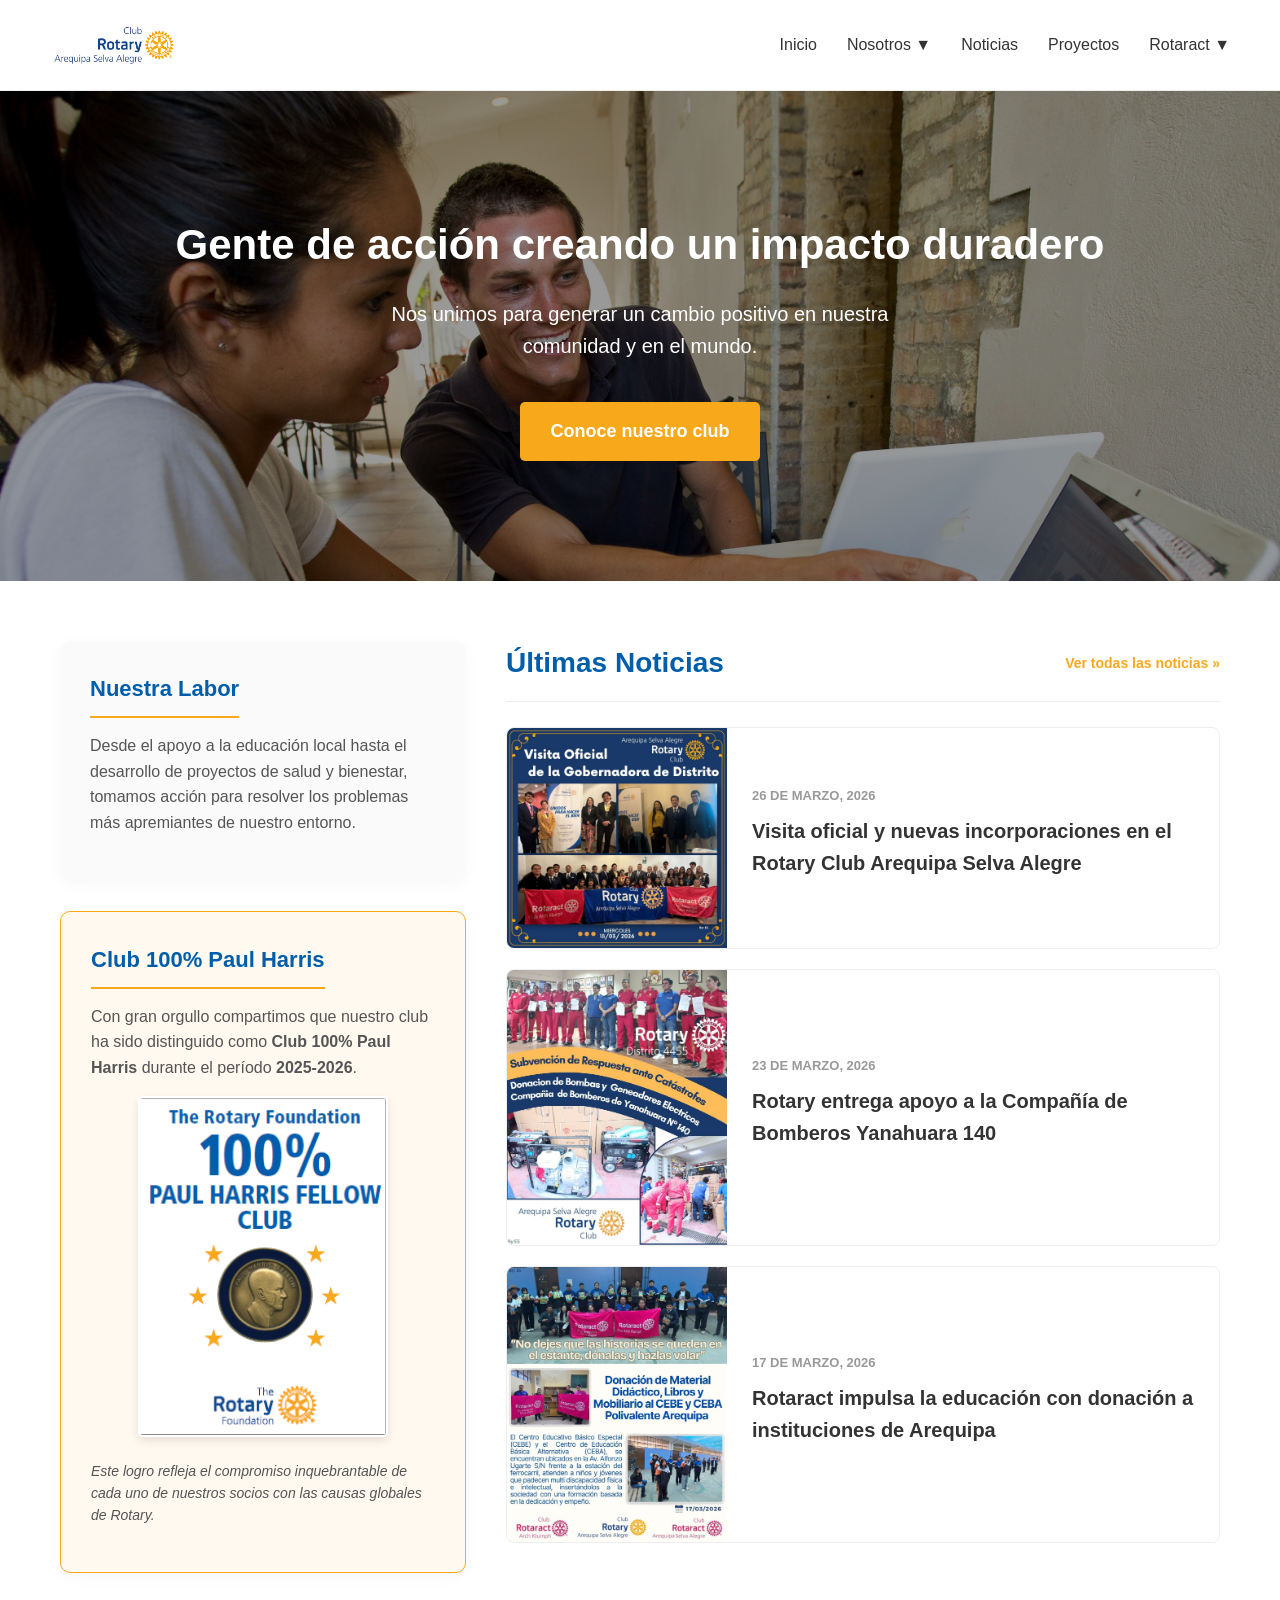
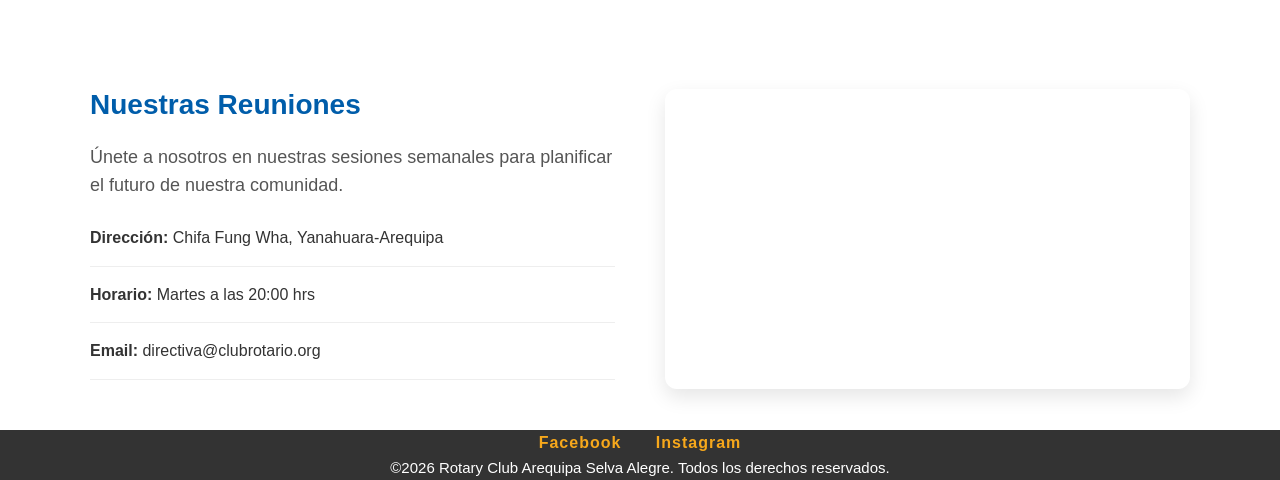
<file: index.html>
<!doctype html>
<html lang="es">
<head>
	<meta charset="utf-8">
	<meta name="viewport" content="width=device-width, initial-scale=1.0">
	<title>Rotary Club Arequipa Selva Alegre</title>
	
	<link rel="stylesheet" href="estilos.css">
	<link rel="icon" href="rueda.png" type="image/png">
	
	<!-- Google tag (gtag.js) -->
	<script async src="https://www.googletagmanager.com/gtag/js?id=G-0R0ZW0RGZF"></script>
	<script>
	  window.dataLayer = window.dataLayer || [];
	  function gtag(){dataLayer.push(arguments);}
	  gtag('js', new Date());

	  gtag('config', 'G-0R0ZW0RGZF');
	</script>
	
	<meta name="google-site-verification" content="rCVc6plmb45OxuyN9N61a1PTifQQaiXafzHMkQw6hS4" />
</head>

<body>
	<header>
        <div class="logo">
            <a href="index.html">
                <img src="logo.png" alt="Logo Rotary Club Arequipa Selva Alegre">
            </a>
        </div>
        
        <input type="checkbox" id="menu-toggle" class="menu-toggle">
        <label for="menu-toggle" class="menu-icono">☰</label>

        <nav>
            <ul>
                <li><a href="index.html">Inicio</a></li>
                
                <li class="dropdown">
                    <a href="#" class="dropbtn">Nosotros ▼</a>
                    <div class="dropdown-content">
                        <a href="nosotros.html">Nuestra Historia</a>
                        <a href="hall-presidentes.html">Hall de Presidentes</a>
                    </div>
                </li>
                <li><a href="noticias.html">Noticias</a></li>
                <li><a href="proyectos.html">Proyectos</a></li>
                
                <li class="dropdown">
                    <a href="#" class="dropbtn">Rotaract ▼</a>
                    <div class="dropdown-content">
                        <a href="rotaract-sa.html">Rotaract Selva Alegre</a>
                        <a href="rotaract-ak.html">Rotaract Arch Klumph</a>
                    </div>
                </li>
            </ul>
        </nav>
    </header>
	
	<main>
		<section class="hero">
			<h2>Gente de acción creando un impacto duradero</h2>
			<p>Nos unimos para generar un cambio positivo en nuestra comunidad y en el mundo.</p>
			<a href="nosotros.html" class="boton-primario">Conoce nuestro club</a>
		</section>

		<section class="seccion-dividida">
			
			<aside class="columna-izq">
				
				<div class="bloque-info">
					<h3>Nuestra Labor</h3>
					<p>Desde el apoyo a la educación local hasta el desarrollo de proyectos de salud y bienestar, tomamos acción para resolver los problemas más apremiantes de nuestro entorno.</p>
				</div>
				
				<div class="bloque-info bloque-reconocimiento">
    				<h3>Club 100% Paul Harris</h3>
    				<p>Con gran orgullo compartimos que nuestro club ha sido distinguido como <strong>Club 100% Paul Harris</strong> durante el período <strong>2025-2026</strong>.</p>
    
				  <div class="foto-reconocimiento">
        				<img src="paul_harris.png" alt="Reconocimiento Club 100% Paul Harris">
    				</div>
    
    				<p class="nota-reconocimiento">Este logro refleja el compromiso inquebrantable de cada uno de nuestros socios con las causas globales de Rotary.</p>
				</div>

			</aside>

			<div class="columna-der">
				
				<div class="encabezado-noticias">
					<h3>Últimas Noticias</h3>
					<a href="noticias.html" class="enlace-ver-mas">Ver todas las noticias »</a>
				</div>
				
				<div class="lista-noticias-inicio">
					
					<article class="tarjeta-noticia-horizontal">
						<img src="noticia1.jpg" alt="Campaña médica">
						<div class="info-noticia">
							<span class="fecha-noticia">26 de Marzo, 2026</span>
							<h4><a href="noticias.html">Visita oficial y nuevas incorporaciones en el Rotary Club Arequipa Selva Alegre</a></h4>
						</div>
					</article>

					<article class="tarjeta-noticia-horizontal">
						<img src="noticia2.jpg" alt="Alianzas agua">
						<div class="info-noticia">
							<span class="fecha-noticia">23 de Marzo, 2026</span>
							<h4><a href="noticias.html">Rotary entrega apoyo a la Compañía de Bomberos Yanahuara 140</a></h4>
						</div>
					</article>

                    <article class="tarjeta-noticia-horizontal">
						<img src="noticia3.jpg" alt="Visita gobernador">
						<div class="info-noticia">
							<span class="fecha-noticia">17 de Marzo, 2026</span>
							<h4><a href="noticias.html">Rotaract impulsa la educación con donación a instituciones de Arequipa</a></h4>
						</div>
					</article>

				</div>
			</div>
			
		</section>

	  <section class="reuniones-inicio">
			<div class="contenedor-reuniones">
				
				<div class="datos-reunion">
					<h3>Nuestras Reuniones</h3>
					<p>Únete a nosotros en nuestras sesiones semanales para planificar el futuro de nuestra comunidad.</p>
					<ul class="lista-datos-inicio">
						<li><strong>Dirección:</strong> Chifa Fung Wha, Yanahuara-Arequipa</li>
						<li><strong>Horario:</strong> Martes a las 20:00 hrs</li>
						<li><strong>Email:</strong> directiva@clubrotario.org</li>
					</ul>
				</div>

				<div class="mapa-reunion">
					<iframe src="https://maps.google.com/maps?q=Chifa+Fung+Wha,+Yanahuara,+Arequipa&output=embed" width="100%" height="300" style="border:0;" allowfullscreen="" loading="lazy" referrerpolicy="no-referrer-when-downgrade"></iframe>
				</div>

			</div>
		</section>

	</main>
	
	<footer>
		<div class="footer-contenido">
			<div class="redes-sociales">
				<a href="https://www.facebook.com/people/Rotary-Club-Arequipa-Selva-Alegre/100064563797551/" target="_blank">Facebook</a>
				<a href="https://www.instagram.com/rotary_arequipa_selva_alegre/" target="_blank">Instagram</a>
			</div>
			<p>©2026 Rotary Club Arequipa Selva Alegre. Todos los derechos reservados.</p>

		</div>
	</footer>
</body>
</html>
</file>
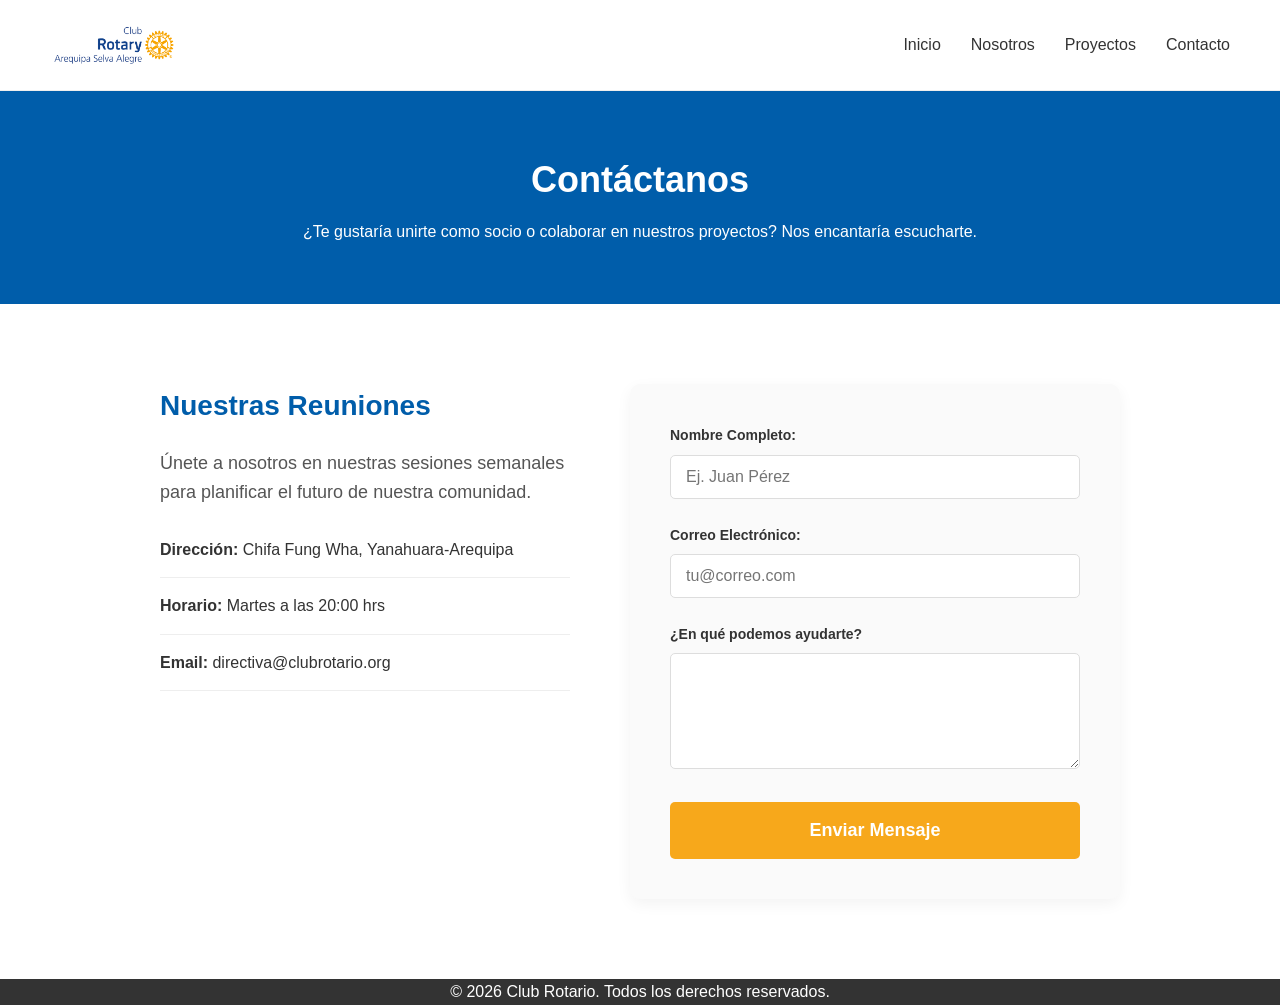
<file: contacto.html>
<!DOCTYPE html>
<html lang="es">
<!DOCTYPE html>
<html lang="es">
<head>
    <meta charset="UTF-8">
    <meta name="viewport" content="width=device-width, initial-scale=1.0">
    <title>Club Rotario - Contacto</title>
    <link rel="stylesheet" href="estilos.css">
</head>
<body>

    <header>
        <div class="logo">
            <a href="index.html">
                <img src="logo.png" alt="Logo Rotary Club Arequipa Selva Alegre">
            </a>
        </div>
        
        <input type="checkbox" id="menu-toggle" class="menu-toggle">
        <label for="menu-toggle" class="menu-icono">&#9776;</label>

        <nav>
            <ul>
                <li><a href="index.html">Inicio</a></li>
                <li><a href="nosotros.html">Nosotros</a></li>
                <li><a href="proyectos.html">Proyectos</a></li>
                <li><a href="contacto.html">Contacto</a></li>
            </ul>
        </nav>
    </header>

    <main>
        <section class="encabezado-interno">
            <h2>Contáctanos</h2>
            <p>¿Te gustaría unirte como socio o colaborar en nuestros proyectos? Nos encantaría escucharte.</p>
        </section>

        <section class="contenedor-contacto">
            
            <div class="info-contacto">
                <h3>Nuestras Reuniones</h3>
                <p>Únete a nosotros en nuestras sesiones semanales para planificar el futuro de nuestra comunidad.</p>
                
                <ul class="lista-datos">
                    <li><strong>Dirección:</strong> Chifa Fung Wha, Yanahuara-Arequipa</li>
                    <li><strong>Horario:</strong> Martes a las 20:00 hrs</li>
                    <li><strong>Email:</strong> directiva@clubrotario.org</li>
                </ul>
            </div>

            <div class="formulario-contacto">
                <form id="formulario-contacto">
                    
                    <div class="grupo-campo">
                        <label for="nombre">Nombre Completo:</label>
                        <input type="text" id="nombre" name="nombre" required placeholder="Ej. Juan Pérez">
                    </div>

                    <div class="grupo-campo">
                        <label for="email">Correo Electrónico:</label>
                        <input type="email" id="email" name="email" required placeholder="tu@correo.com">
                    </div>

                    <div class="grupo-campo">
                        <label for="mensaje">¿En qué podemos ayudarte?</label>
                        <textarea id="mensaje" name="mensaje" rows="5" required></textarea>
                    </div>

                    <button type="submit" class="boton-primario">Enviar Mensaje</button>
                </form>
            </div>

        </section>
    </main>

    <footer>
        <p>&copy; 2026 Club Rotario. Todos los derechos reservados.</p>
    </footer>

    <script>
        const $form = document.querySelector('#formulario-contacto');

        $form.addEventListener('submit', async (event) => {
            event.preventDefault();

            const formData = new FormData($form);
            const data = {
                nombre: formData.get('nombre'),
                email: formData.get('email'),
                mensaje: formData.get('mensaje')
            };

            try {
                // Usando tu API de Sheet.best
                const response = await fetch('https://api.sheetbest.com/sheets/3696bda5-b556-4bf8-bfd4-a46f1d072a6f', {
                    method: 'POST',
                    headers: {
                        'Content-Type': 'application/json'
                    },
                    body: JSON.stringify(data)
                });

                if (response.ok) {
                    alert('¡Excelente! Los datos se han enviado al Club y se han registrado en Google Sheets.');
                    $form.reset();
                } else {
                    alert('Error al enviar. Por favor, revisa la configuración de tu hoja de cálculo.');
                }
            } catch (error) {
                alert('No se pudo conectar con el servidor. Inténtalo más tarde.');
            }
        });
    </script>

</body>
</html>
</file>
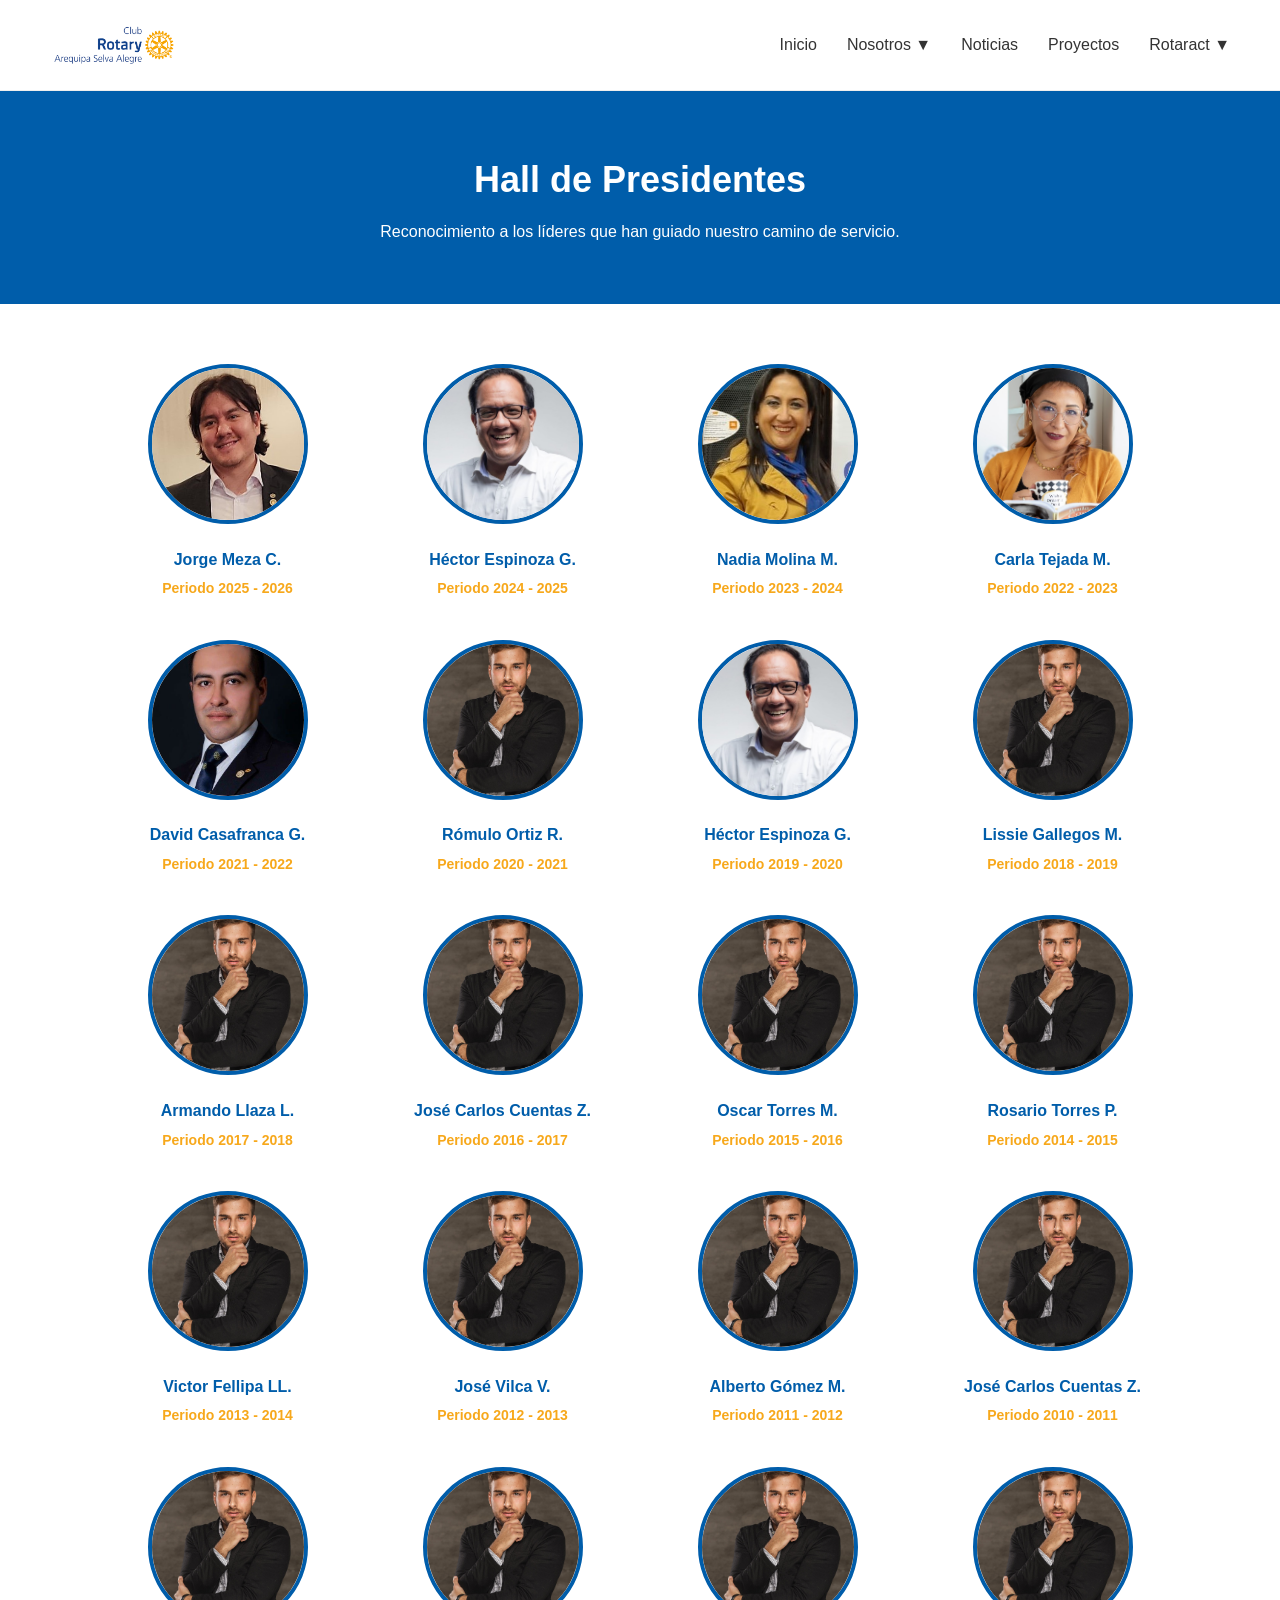
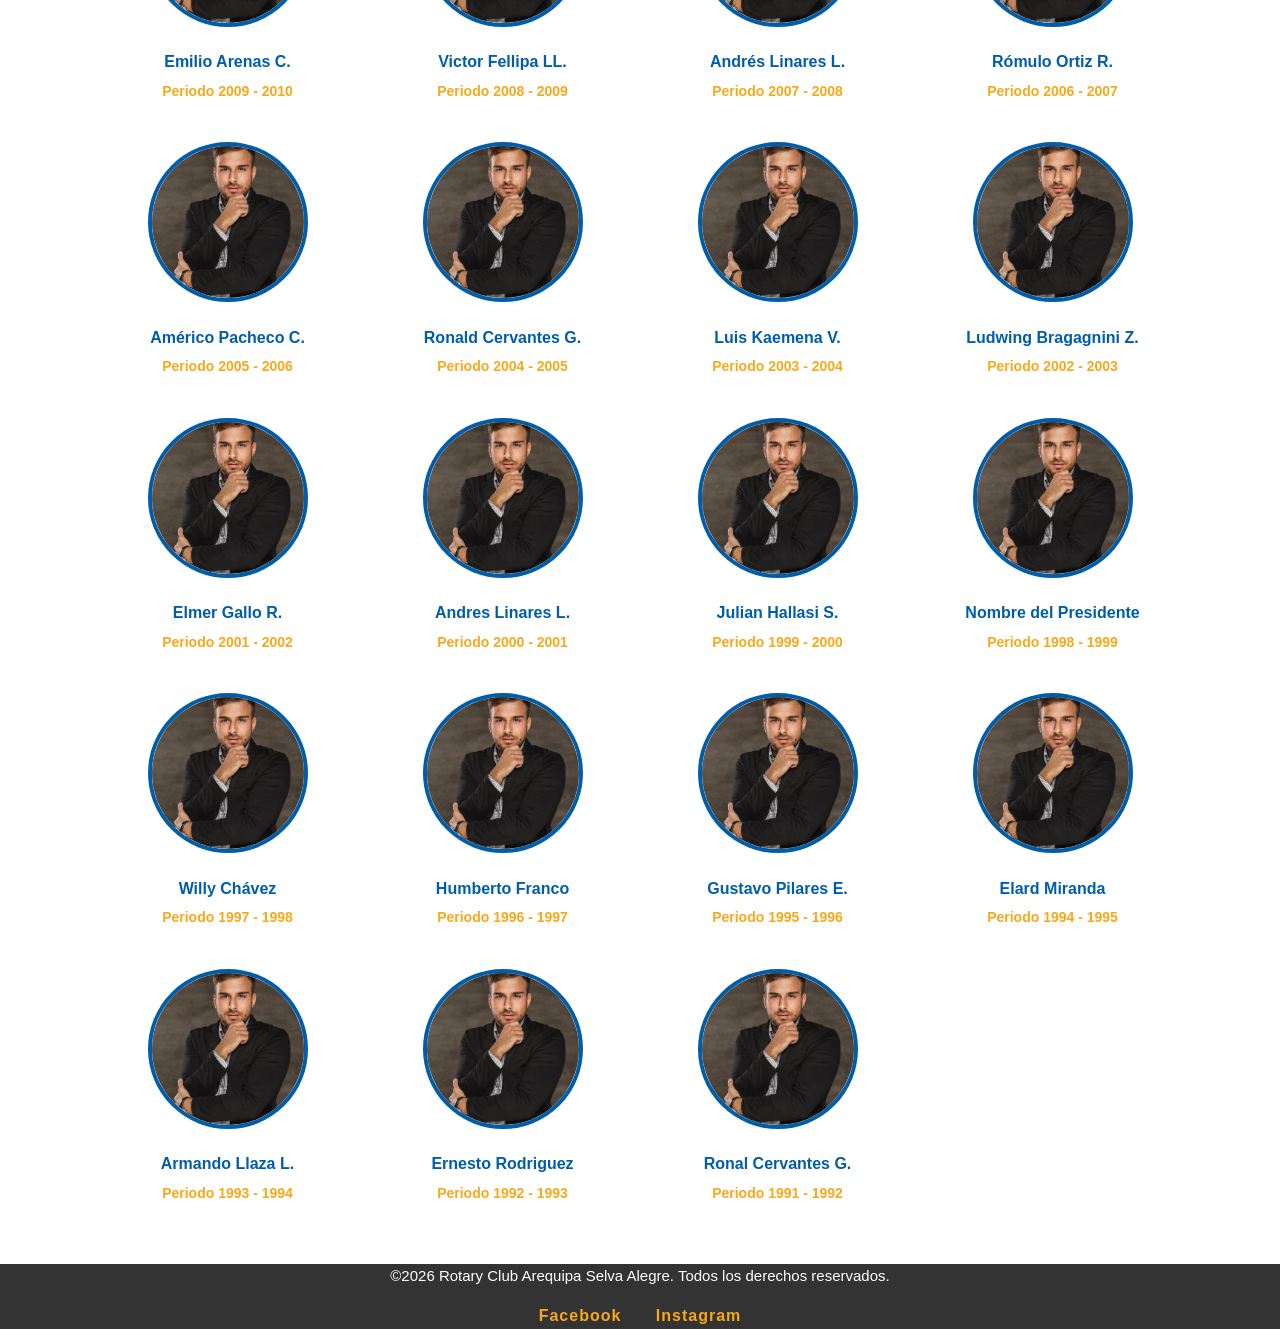
<file: hall-presidentes.html>
<!doctype html>
<html lang="es">
<head>
    <meta charset="utf-8">
    <meta name="viewport" content="width=device-width, initial-scale=1.0">
    <title>Hall de Presidentes - Rotary Arequipa Selva Alegre</title>
    <link rel="stylesheet" href="estilos.css">
	
		<!-- Google tag (gtag.js) -->
	<script async src="https://www.googletagmanager.com/gtag/js?id=G-0R0ZW0RGZF"></script>
	<script>
	  window.dataLayer = window.dataLayer || [];
	  function gtag(){dataLayer.push(arguments);}
	  gtag('js', new Date());

	  gtag('config', 'G-0R0ZW0RGZF');
	</script>
	
	<link rel="icon" href="rueda.png" type="image/png">
    <style>
        /* Estilos específicos para el Hall (puedes pasarlos a tu estilos.css) */
        .grid-presidentes {
            display: grid;
            grid-template-columns: repeat(auto-fit, minmax(200px, 1fr));
            gap: 40px;
            max-width: 1100px;
            margin: 60px auto;
            padding: 0 20px;
            text-align: center;
        }
        .foto-presidente {
            width: 160px;
            height: 160px;
            border-radius: 50%; /* Foto circular */
            object-fit: cover;
            border: 4px solid #005DAA;
            margin-bottom: 15px;
            transition: transform 0.3s;
        }
        .foto-presidente:hover {
            transform: scale(1.1);
        }
        .info-pres h4 { color: #005DAA; margin-bottom: 5px; }
        .info-pres p { color: #F7A81B; font-weight: bold; font-size: 14px; }
    </style>
</head>
<body>
    <header>
        <div class="logo">
            <a href="index.html">
                <img src="logo.png" alt="Logo Rotary Club Arequipa Selva Alegre">
            </a>
        </div>
        
        <input type="checkbox" id="menu-toggle" class="menu-toggle">
        <label for="menu-toggle" class="menu-icono">☰</label>

        <nav>
            <ul>
                <li><a href="index.html">Inicio</a></li>
                
                <li class="dropdown">
                    <a href="#" class="dropbtn">Nosotros ▼</a>
                    <div class="dropdown-content">
                        <a href="nosotros.html">Nuestra Historia</a>
                        <a href="hall-presidentes.html">Hall de Presidentes</a>
                    </div>
                </li>
        <li><a href="noticias.html">Noticias</a></li>

                <li><a href="proyectos.html">Proyectos</a></li>
                
                <li class="dropdown">
                    <a href="#" class="dropbtn">Rotaract ▼</a>
                    <div class="dropdown-content">
                        <a href="rotaract-sa.html">Rotaract Selva Alegre</a>
                        <a href="rotaract-ak.html">Rotaract Arch Klumph</a>
                    </div>
                </li>
            </ul>
        </nav>
    </header>

    <main>
        <section class="encabezado-interno">
            <h2>Hall de Presidentes</h2>
            <p>Reconocimiento a los líderes que han guiado nuestro camino de servicio.</p>
        </section>

        <section class="grid-presidentes">
            <div class="info-pres">
                <img src="jorgemeza.jpg" class="foto-presidente" alt="Presidente">
                <h4>Jorge Meza C.</h4>
                <p>Periodo 2025 - 2026</p>
            </div>

            <div class="info-pres">
                <img src="hectorespinoza.jpg" class="foto-presidente" alt="Presidente">
                <h4>Héctor Espinoza G.</h4>
                <p>Periodo 2024 - 2025</p>
            </div>
			
			<div class="info-pres">
                <img src="nadiamedina.jpg" class="foto-presidente" alt="Presidente">
                <h4>Nadia Molina M.</h4>
                <p>Periodo 2023 - 2024</p>
            </div>

            <div class="info-pres">
                <img src="carlatejada.jpg" class="foto-presidente" alt="Presidente">
                <h4>Carla Tejada M.</h4>
                <p>Periodo 2022 - 2023</p>
            </div>
			
			<div class="info-pres">
                <img src="davidcasafranca.jpg" class="foto-presidente" alt="Presidente">
                <h4>David Casafranca G.</h4>
                <p>Periodo 2021 - 2022</p>
            </div>

            <div class="info-pres">
                <img src="foto-prueba-presi.jpg" class="foto-presidente" alt="Presidente">
                <h4>Rómulo Ortiz R.</h4>
                <p>Periodo 2020 - 2021</p>
            </div>
			
			<div class="info-pres">
                <img src="hectorespinoza.jpg" class="foto-presidente" alt="Presidente">
                <h4>Héctor Espinoza G.</h4>
                <p>Periodo 2019 - 2020</p>
            </div>

            <div class="info-pres">
                <img src="foto-prueba-presi.jpg" class="foto-presidente" alt="Presidente">
                <h4>Lissie Gallegos M.</h4>
                <p>Periodo 2018 - 2019</p>
            </div>
			
			<div class="info-pres">
                <img src="foto-prueba-presi.jpg" class="foto-presidente" alt="Presidente">
                <h4>Armando Llaza L.</h4>
                <p>Periodo 2017 - 2018</p>
            </div>
			
			<div class="info-pres">
                <img src="foto-prueba-presi.jpg" class="foto-presidente" alt="Presidente">
                <h4>José Carlos Cuentas Z.</h4>
                <p>Periodo 2016 - 2017</p>
            </div>

            <div class="info-pres">
                <img src="foto-prueba-presi.jpg" class="foto-presidente" alt="Presidente">
                <h4>Oscar Torres M.</h4>
                <p>Periodo 2015 - 2016</p>
            </div>

            <div class="info-pres">
                <img src="foto-prueba-presi.jpg" class="foto-presidente" alt="Presidente">
                <h4>Rosario Torres P.</h4>
                <p>Periodo 2014 - 2015</p>
            </div>
			
			<div class="info-pres">
                <img src="foto-prueba-presi.jpg" class="foto-presidente" alt="Presidente">
                <h4>Victor Fellipa LL.</h4>
                <p>Periodo 2013 - 2014</p>
            </div>

            <div class="info-pres">
                <img src="foto-prueba-presi.jpg" class="foto-presidente" alt="Presidente">
                <h4>José Vilca V.</h4>
                <p>Periodo 2012 - 2013</p>
            </div>
			
			<div class="info-pres">
                <img src="foto-prueba-presi.jpg" class="foto-presidente" alt="Presidente">
                <h4>Alberto Gómez M.</h4>
                <p>Periodo 2011 - 2012</p>
            </div>

            <div class="info-pres">
                <img src="foto-prueba-presi.jpg" class="foto-presidente" alt="Presidente">
                <h4>José Carlos Cuentas Z.</h4>
                <p>Periodo 2010 - 2011</p>
            </div>
			
			<div class="info-pres">
                <img src="foto-prueba-presi.jpg" class="foto-presidente" alt="Presidente">
                <h4>Emilio Arenas C.</h4>
                <p>Periodo 2009 - 2010</p>
            </div>

            <div class="info-pres">
                <img src="foto-prueba-presi.jpg" class="foto-presidente" alt="Presidente">
                <h4>Victor Fellipa LL.</h4>
                <p>Periodo 2008 - 2009</p>
            </div>
			
			<div class="info-pres">
                <img src="foto-prueba-presi.jpg" class="foto-presidente" alt="Presidente">
                <h4>Andrés Linares L.</h4>
                <p>Periodo 2007 - 2008</p>
            </div>

            <div class="info-pres">
                <img src="foto-prueba-presi.jpg" class="foto-presidente" alt="Presidente">
                <h4>Rómulo Ortiz R.</h4>
                <p>Periodo 2006 - 2007</p>
            </div>
			
			<div class="info-pres">
                <img src="foto-prueba-presi.jpg" class="foto-presidente" alt="Presidente">
                <h4>Américo Pacheco C.</h4>
                <p>Periodo 2005 - 2006</p>
            </div>

            <div class="info-pres">
                <img src="foto-prueba-presi.jpg" class="foto-presidente" alt="Presidente">
                <h4>Ronald Cervantes G.</h4>
                <p>Periodo 2004 - 2005</p>
            </div>
			
			<div class="info-pres">
                <img src="foto-prueba-presi.jpg" class="foto-presidente" alt="Presidente">
                <h4>Luis Kaemena V.</h4>
                <p>Periodo 2003 - 2004</p>
            </div>

            <div class="info-pres">
                <img src="foto-prueba-presi.jpg" class="foto-presidente" alt="Presidente">
                <h4>Ludwing Bragagnini Z.</h4>
                <p>Periodo 2002 - 2003</p>
            </div>
			
			<div class="info-pres">
                <img src="foto-prueba-presi.jpg" class="foto-presidente" alt="Presidente">
                <h4>Elmer Gallo R.</h4>
                <p>Periodo 2001 - 2002</p>
            </div>

            <div class="info-pres">
                <img src="foto-prueba-presi.jpg" class="foto-presidente" alt="Presidente">
                <h4>Andres Linares L.</h4>
                <p>Periodo 2000 - 2001</p>
            </div>
			
			<div class="info-pres">
                <img src="foto-prueba-presi.jpg" class="foto-presidente" alt="Presidente">
                <h4>Julian Hallasi S.</h4>
                <p>Periodo 1999 - 2000</p>
            </div>

            <div class="info-pres">
                <img src="foto-prueba-presi.jpg" class="foto-presidente" alt="Presidente">
                <h4>Nombre del Presidente</h4>
                <p>Periodo 1998 - 1999</p>
            </div>
			
			<div class="info-pres">
                <img src="foto-prueba-presi.jpg" class="foto-presidente" alt="Presidente">
                <h4>Willy Chávez</h4>
                <p>Periodo 1997 - 1998</p>
            </div>

            <div class="info-pres">
                <img src="foto-prueba-presi.jpg" class="foto-presidente" alt="Presidente">
                <h4>Humberto Franco</h4>
                <p>Periodo 1996 - 1997</p>
            </div>
			
			<div class="info-pres">
                <img src="foto-prueba-presi.jpg" class="foto-presidente" alt="Presidente">
                <h4>Gustavo Pilares E.</h4>
                <p>Periodo 1995 - 1996</p>
            </div>

            <div class="info-pres">
                <img src="foto-prueba-presi.jpg" class="foto-presidente" alt="Presidente">
                <h4>Elard Miranda</h4>
                <p>Periodo 1994 - 1995</p>
            </div>
			
			<div class="info-pres">
                <img src="foto-prueba-presi.jpg" class="foto-presidente" alt="Presidente">
                <h4>Armando Llaza L.</h4>
                <p>Periodo 1993 - 1994</p>
            </div>

            <div class="info-pres">
                <img src="foto-prueba-presi.jpg" class="foto-presidente" alt="Presidente">
                <h4>Ernesto Rodriguez</h4>
                <p>Periodo 1992 - 1993</p>
            </div>
			
			<div class="info-pres">
                <img src="foto-prueba-presi.jpg" class="foto-presidente" alt="Presidente">
                <h4>Ronal Cervantes G.</h4>
                <p>Periodo 1991 - 1992</p>
            </div>

            </section>
    </main>

	<footer>
			<div class="footer-contenido">
				<p>©2026 Rotary Club Arequipa Selva Alegre. Todos los derechos reservados.</p>
				<div class="redes-sociales">
					<a href="https://www.facebook.com/people/Rotary-Club-Arequipa-Selva-Alegre/100064563797551/" target="_blank">Facebook</a>
					<a href="https://www.instagram.com/rotary_arequipa_selva_alegre/" target="_blank">Instagram</a>
				</div>
			</div>
	</footer>
</body>
</html>
</file>
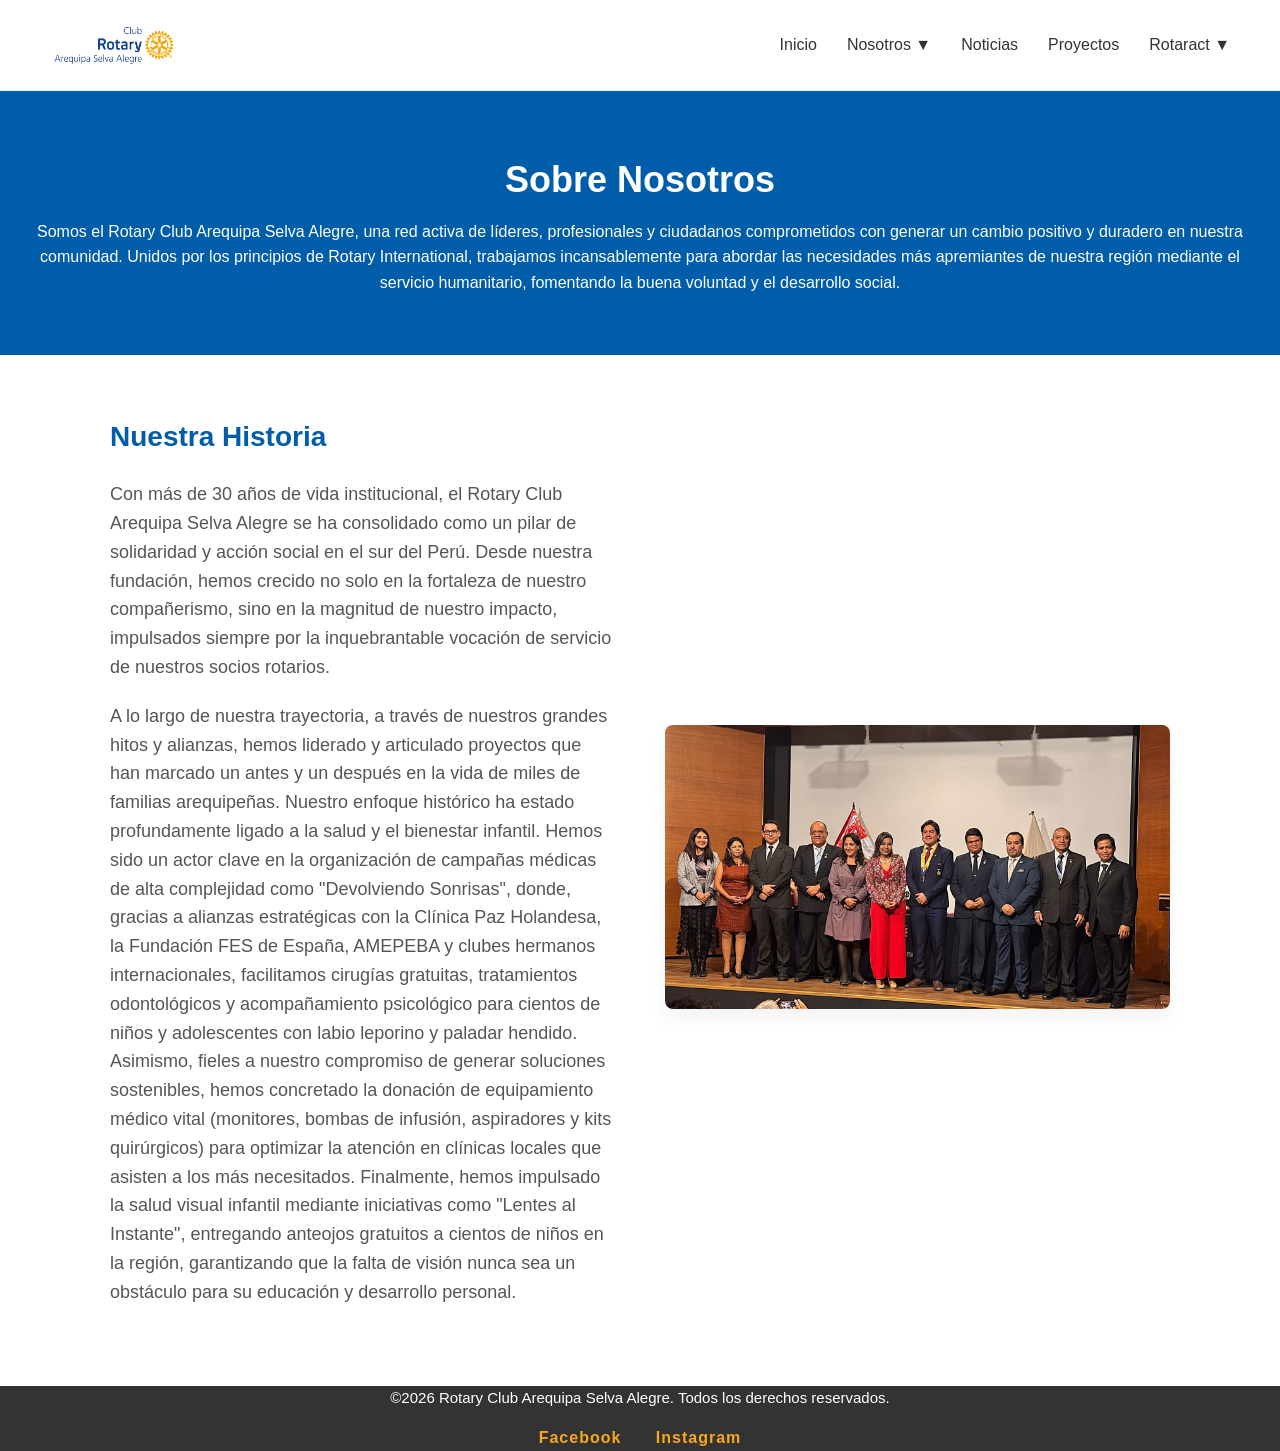
<file: nosotros.html>
<!DOCTYPE html>
<html lang="es">
<head>
    <meta charset="UTF-8">
    <meta name="viewport" content="width=device-width, initial-scale=1.0">
    <title>Nosotros - Rotary Club Arequipa Selva Alegre</title>
    <link rel="stylesheet" href="estilos.css">
	
	<!-- Google tag (gtag.js) -->
	<script async src="https://www.googletagmanager.com/gtag/js?id=G-0R0ZW0RGZF"></script>
	<script>
	  window.dataLayer = window.dataLayer || [];
	  function gtag(){dataLayer.push(arguments);}
	  gtag('js', new Date());

	  gtag('config', 'G-0R0ZW0RGZF');
	</script>
	
	<link rel="icon" href="rueda.png" type="image/png">
</head>
<body>

    <header>
        <div class="logo">
            <a href="index.html">
                <img src="logo.png" alt="Logo Rotary Club Arequipa Selva Alegre">
            </a>
        </div>
        
        <input type="checkbox" id="menu-toggle" class="menu-toggle">
        <label for="menu-toggle" class="menu-icono">&#9776;</label>

        <nav>
    <ul>
        <li><a href="index.html">Inicio</a></li>
        
        <li class="dropdown">
            <a href="#" class="dropbtn">Nosotros ▼</a>
            <div class="dropdown-content">
                <a href="nosotros.html">Nuestra Historia</a>
                <a href="hall-presidentes.html">Hall de Presidentes</a>
            </div>
        </li>
        <li><a href="noticias.html">Noticias</a></li>
        <li><a href="proyectos.html">Proyectos</a></li>
        
        <li class="dropdown">
            <a href="#" class="dropbtn">Rotaract ▼</a>
            <div class="dropdown-content">
                <a href="rotaract-sa.html">Rotaract Selva Alegre</a>
                <a href="rotaract-ak.html">Rotaract Arch Klumph</a>
            </div>
        </li>
    </ul>
</nav>
    </header>

    <main>
        <section class="encabezado-interno">
            <h2>Sobre Nosotros</h2>
            <p>Somos el Rotary Club Arequipa Selva Alegre, una red activa de líderes, profesionales y ciudadanos comprometidos con generar un cambio positivo y duradero en nuestra comunidad. Unidos por los principios de Rotary International, trabajamos incansablemente para abordar las necesidades más apremiantes de nuestra región mediante el servicio humanitario, fomentando la buena voluntad y el desarrollo social.</p>
        </section>

        <section class="contenido-texto">
            <div class="columna">
                <h3>Nuestra Historia</h3>
                <p>Con más de 30 años de vida institucional, el Rotary Club Arequipa Selva Alegre se ha consolidado como un pilar de solidaridad y acción social en el sur del Perú. Desde nuestra fundación, hemos crecido no solo en la fortaleza de nuestro compañerismo, sino en la magnitud de nuestro impacto, impulsados siempre por la inquebrantable vocación de servicio de nuestros socios rotarios.</p>

    			<p>A lo largo de nuestra trayectoria, a través de nuestros grandes hitos y alianzas, hemos liderado y articulado proyectos que han marcado un antes y un después en la vida de miles de familias arequipeñas. Nuestro enfoque histórico ha estado profundamente ligado a la salud y el bienestar infantil. Hemos sido un actor clave en la organización de campañas médicas de alta complejidad como "Devolviendo Sonrisas", donde, gracias a alianzas estratégicas con la Clínica Paz Holandesa, la Fundación FES de España, AMEPEBA y clubes hermanos internacionales, facilitamos cirugías gratuitas, tratamientos odontológicos y acompañamiento psicológico para cientos de niños y adolescentes con labio leporino y paladar hendido. Asimismo, fieles a nuestro compromiso de generar soluciones sostenibles, hemos concretado la donación de equipamiento médico vital (monitores, bombas de infusión, aspiradores y kits quirúrgicos) para optimizar la atención en clínicas locales que asisten a los más necesitados. Finalmente, hemos impulsado la salud visual infantil mediante iniciativas como "Lentes al Instante", entregando anteojos gratuitos a cientos de niños en la región, garantizando que la falta de visión nunca sea un obstáculo para su educación y desarrollo personal.</p>
            </div>
            <div class="columna">
                <img src="junta_directiva.jpeg" alt="Foto de la Junta Directiva del Club">
            </div>
        </section>
    </main>

	<footer>
			<div class="footer-contenido">
				<p>©2026 Rotary Club Arequipa Selva Alegre. Todos los derechos reservados.</p>
				<div class="redes-sociales">
					<a href="https://www.facebook.com/people/Rotary-Club-Arequipa-Selva-Alegre/100064563797551/" target="_blank">Facebook</a>
					<a href="https://www.instagram.com/rotary_arequipa_selva_alegre/" target="_blank">Instagram</a>
				</div>
			</div>
	</footer>

</body>
</html>
</file>
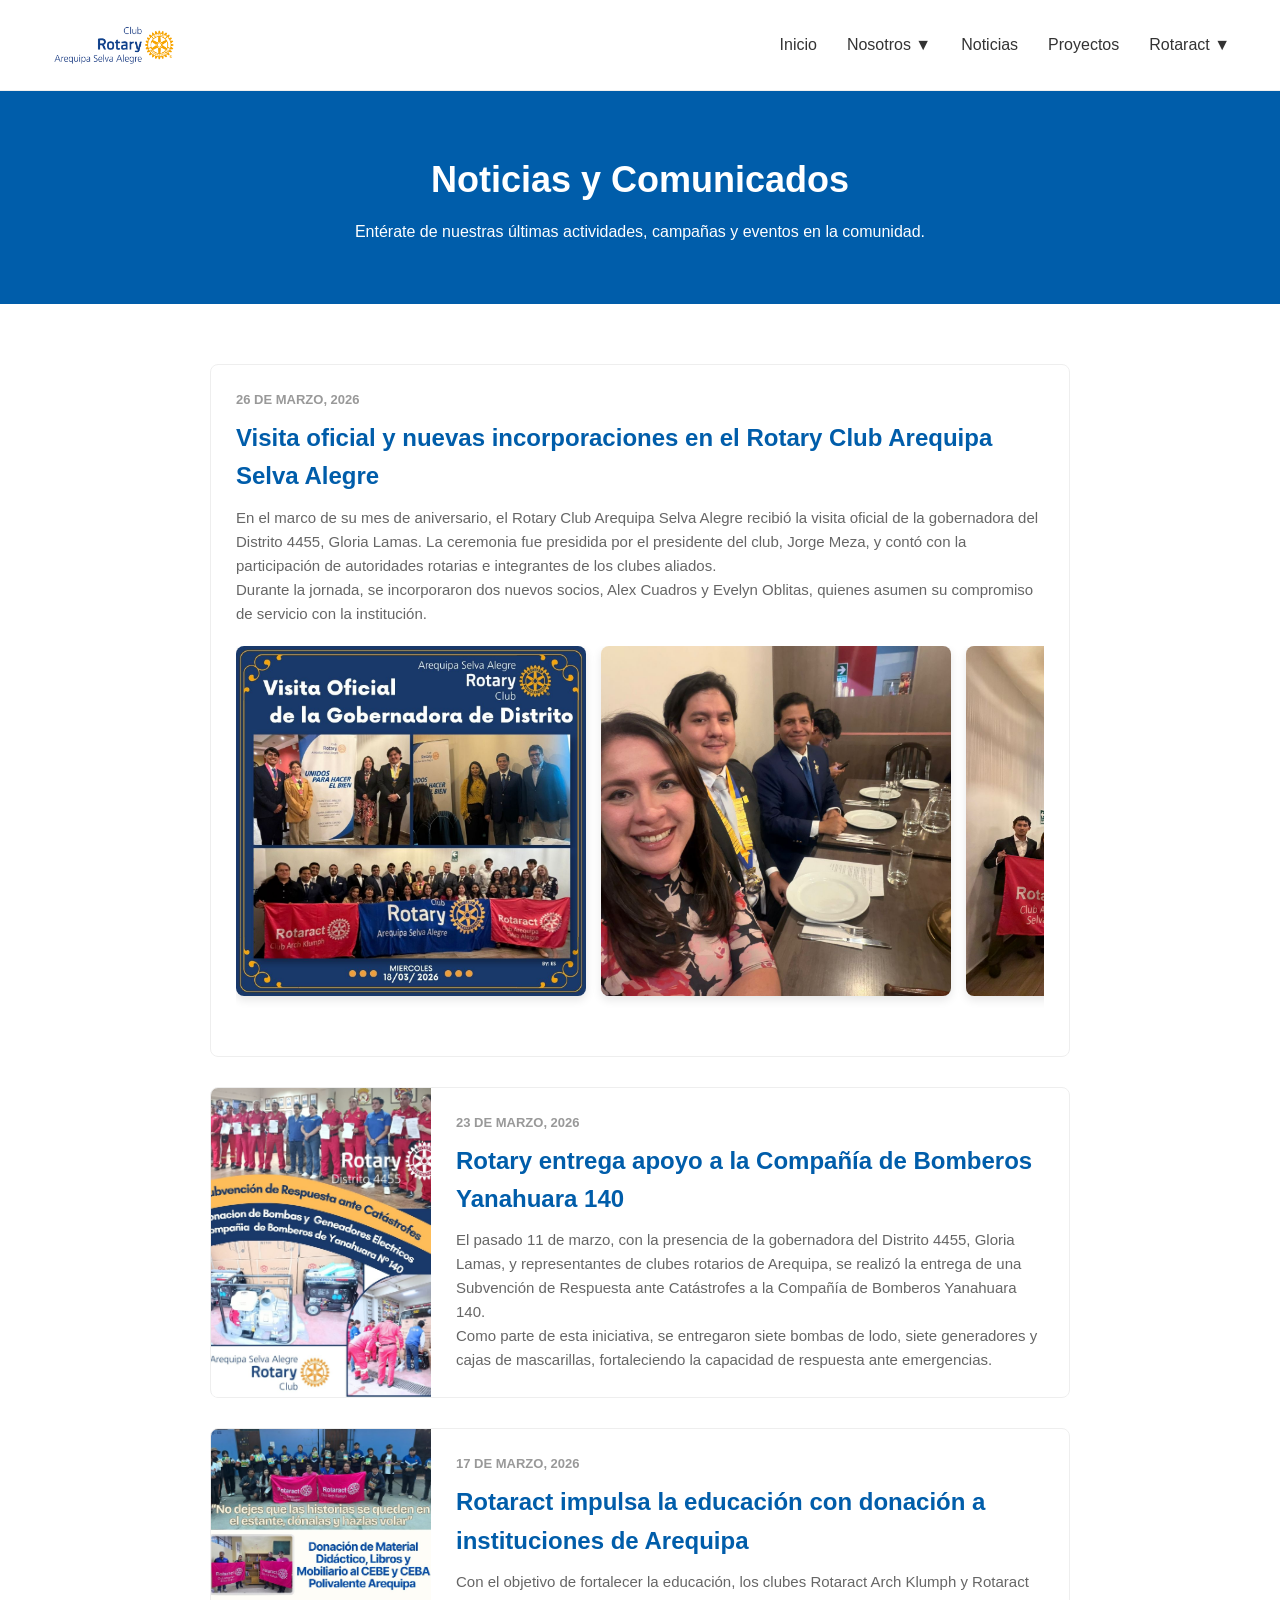
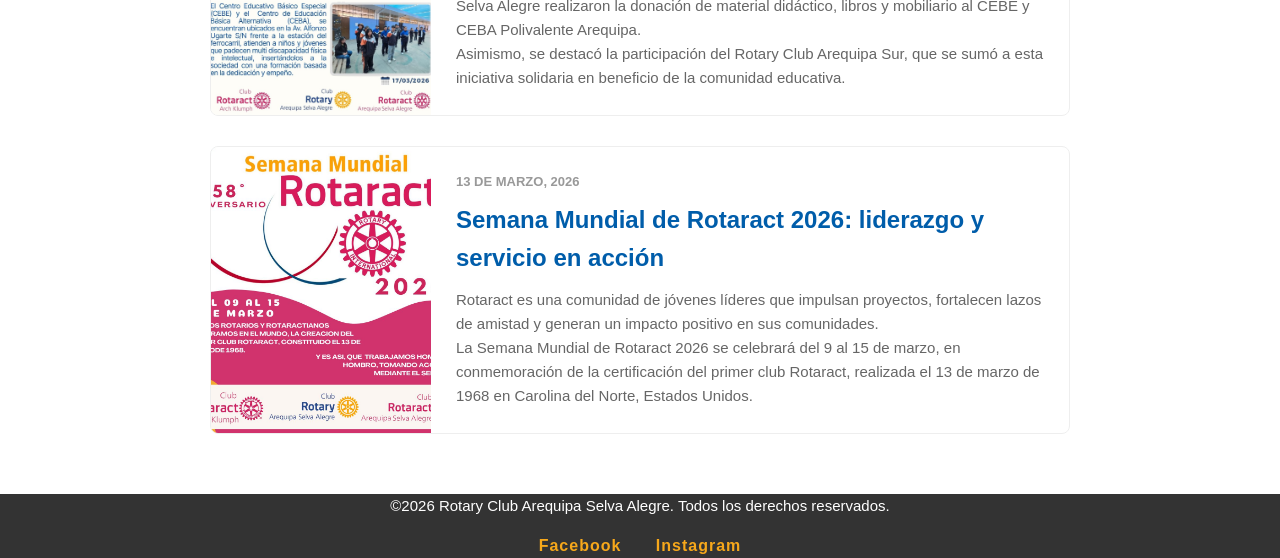
<file: noticias.html>
<!doctype html>
<html lang="es">
<head>
	<meta charset="utf-8">
	<meta name="viewport" content="width=device-width, initial-scale=1.0">
	<title>Noticias - Rotary Club Arequipa Selva Alegre</title>
	<link rel="stylesheet" href="estilos.css">
	
	<script async src="https://www.googletagmanager.com/gtag/js?id=G-0R0ZW0RGZF"></script>
	<script>
	  window.dataLayer = window.dataLayer || [];
	  function gtag(){dataLayer.push(arguments);}
	  gtag('js', new Date());

	  gtag('config', 'G-0R0ZW0RGZF');
	</script>
	
	<link rel="icon" href="rueda.png" type="image/png">
</head>
<body>
	<header>
        <div class="logo">
            <a href="index.html">
                <img src="logo.png" alt="Logo Rotary Club Arequipa Selva Alegre">
            </a>
        </div>
        
        <input type="checkbox" id="menu-toggle" class="menu-toggle">
        <label for="menu-toggle" class="menu-icono">☰</label>

        <nav>
            <ul>
                <li><a href="index.html">Inicio</a></li>
                
                <li class="dropdown">
                    <a href="#" class="dropbtn">Nosotros ▼</a>
                    <div class="dropdown-content">
                        <a href="nosotros.html">Nuestra Historia</a>
                        <a href="hall-presidentes.html">Hall de Presidentes</a>
                    </div>
                </li>
                <li><a href="noticias.html">Noticias</a></li>
                <li><a href="proyectos.html">Proyectos</a></li>
                
                <li class="dropdown">
                    <a href="#" class="dropbtn">Rotaract ▼</a>
                    <div class="dropdown-content">
                        <a href="rotaract-sa.html">Rotaract Selva Alegre</a>
                        <a href="rotaract-ak.html">Rotaract Arch Klumph</a>
                    </div>
                </li>
            </ul>
        </nav>
    </header>
	
	<main>
        <section class="encabezado-interno">
            <h2>Noticias y Comunicados</h2>
            <p>Entérate de nuestras últimas actividades, campañas y eventos en la comunidad.</p>
        </section>

        <section style="max-width: 900px; margin: 60px auto; padding: 0 20px;">

            <article class="tarjeta-noticia-horizontal" style="margin-bottom: 30px; flex-direction: column;">
                
                <div class="info-noticia" style="width: 100%; padding-bottom: 0;">
                    <span class="fecha-noticia">26 de Marzo, 2026</span>
                    <h4 style="font-size: 24px; color: #005DAA;">Visita oficial y nuevas incorporaciones en el Rotary Club Arequipa Selva Alegre</h4>
                    <p>En el marco de su mes de aniversario, el Rotary Club Arequipa Selva Alegre recibió la visita oficial de la gobernadora del Distrito 4455, Gloria Lamas. La ceremonia fue presidida por el presidente del club, Jorge Meza, y contó con la participación de autoridades rotarias e integrantes de los clubes aliados.</p>
                    <p>Durante la jornada, se incorporaron dos nuevos socios, Alex Cuadros y Evelyn Oblitas, quienes asumen su compromiso de servicio con la institución.
                </div>

                <div class="carrusel-contenedor" style="padding: 0 25px 25px 25px;">
                    <div class="carrusel-deslizable">
                        <img src="noticia1.jpg" alt="Foto Visita Gobernadora Gloria" class="img-clic" onClick="abrirModal(this)">
                        <img src="noticia1_2.jpg" alt="Incorporación de nuevos socios" class="img-clic" onClick="abrirModal(this)">
                        <img src="noticia1_3.jpg" alt="Autoridades rotarias" class="img-clic" onClick="abrirModal(this)">
                        <img src="noticia1_4.jpg" alt="Ceremonia de aniversario" class="img-clic" onClick="abrirModal(this)">
						<img src="noticia1_5.jpg" alt="Ceremonia de aniversario" class="img-clic" onClick="abrirModal(this)">
                    </div>
                </div>

            </article>

            <article class="tarjeta-noticia-horizontal" style="margin-bottom: 30px;">
                <img src="noticia2.jpg" alt="Rotary Selva Alegre apoyo a bomberos" class="img-clic" onClick="abrirModal(this)">
                <div class="info-noticia">
                    <span class="fecha-noticia">23 de marzo, 2026</span>
                    <h4 style="font-size: 24px; color: #005DAA;">Rotary entrega apoyo a la Compañía de Bomberos Yanahuara 140</h4>
                    <p>El pasado 11 de marzo, con la presencia de la gobernadora del Distrito 4455, Gloria Lamas, y representantes de clubes rotarios de Arequipa, se realizó la entrega de una Subvención de Respuesta ante Catástrofes a la Compañía de Bomberos Yanahuara 140.</p>
                    <p>Como parte de esta iniciativa, se entregaron siete bombas de lodo, siete generadores y cajas de mascarillas, fortaleciendo la capacidad de respuesta ante emergencias.</p>
                </div>
            </article>

            <article class="tarjeta-noticia-horizontal" style="margin-bottom: 30px;">
                <img src="noticia3.jpg" alt="Rotary Selva Alegre apoyo a CEBE y CEBA" class="img-clic" onClick="abrirModal(this)">
                <div class="info-noticia">
                    <span class="fecha-noticia">17 de Marzo, 2026</span>
                    <h4 style="font-size: 24px; color: #005DAA;">Rotaract impulsa la educación con donación a instituciones de Arequipa</h4>
                    <p>Con el objetivo de fortalecer la educación, los clubes Rotaract Arch Klumph y Rotaract Selva Alegre realizaron la donación de material didáctico, libros y mobiliario al CEBE y CEBA Polivalente Arequipa.</p>
                    <p>Asimismo, se destacó la participación del Rotary Club Arequipa Sur, que se sumó a esta iniciativa solidaria en beneficio de la comunidad educativa.</p>
                </div>
            </article>

            <article class="tarjeta-noticia-horizontal" style="margin-bottom: 30px;">
                <img src="noticia4.jpg" alt="Reunión mensual" class="img-clic" onClick="abrirModal(this)">
                <div class="info-noticia">
                    <span class="fecha-noticia">13 de Marzo, 2026</span>
                    <h4 style="font-size: 24px; color: #005DAA;">Semana Mundial de Rotaract 2026: liderazgo y servicio en acción</h4>
                    <p>Rotaract es una comunidad de jóvenes líderes que impulsan proyectos, fortalecen lazos de amistad y generan un impacto positivo en sus comunidades.</p>
                    <p>La Semana Mundial de Rotaract 2026 se celebrará del 9 al 15 de marzo, en conmemoración de la certificación del primer club Rotaract, realizada el 13 de marzo de 1968 en Carolina del Norte, Estados Unidos.</p>
                </div>
            </article>

        </section>

	</main>
	
    <footer>
            <div class="footer-contenido">
                <p>©2026 Rotary Club Arequipa Selva Alegre. Todos los derechos reservados.</p>
                <div class="redes-sociales">
                    <a href="https://www.facebook.com/people/Rotary-Club-Arequipa-Selva-Alegre/100064563797551/" target="_blank">Facebook</a>
                    <a href="https://www.instagram.com/rotary_arequipa_selva_alegre/" target="_blank">Instagram</a>
                </div>
            </div>
    </footer>
	
	<div id="modal-imagen" class="modal">
		<span class="cerrar-modal" onclick="cerrarModal()">&times;</span>
		<img class="modal-contenido" id="img-ampliada">
	</div>

	<script>
		function abrirModal(imagen) {
			document.getElementById("modal-imagen").style.display = "block";
			document.getElementById("img-ampliada").src = imagen.src;
		}

		function cerrarModal() {
			document.getElementById("modal-imagen").style.display = "none";
		}
	</script>
</body>
</html>
</file>
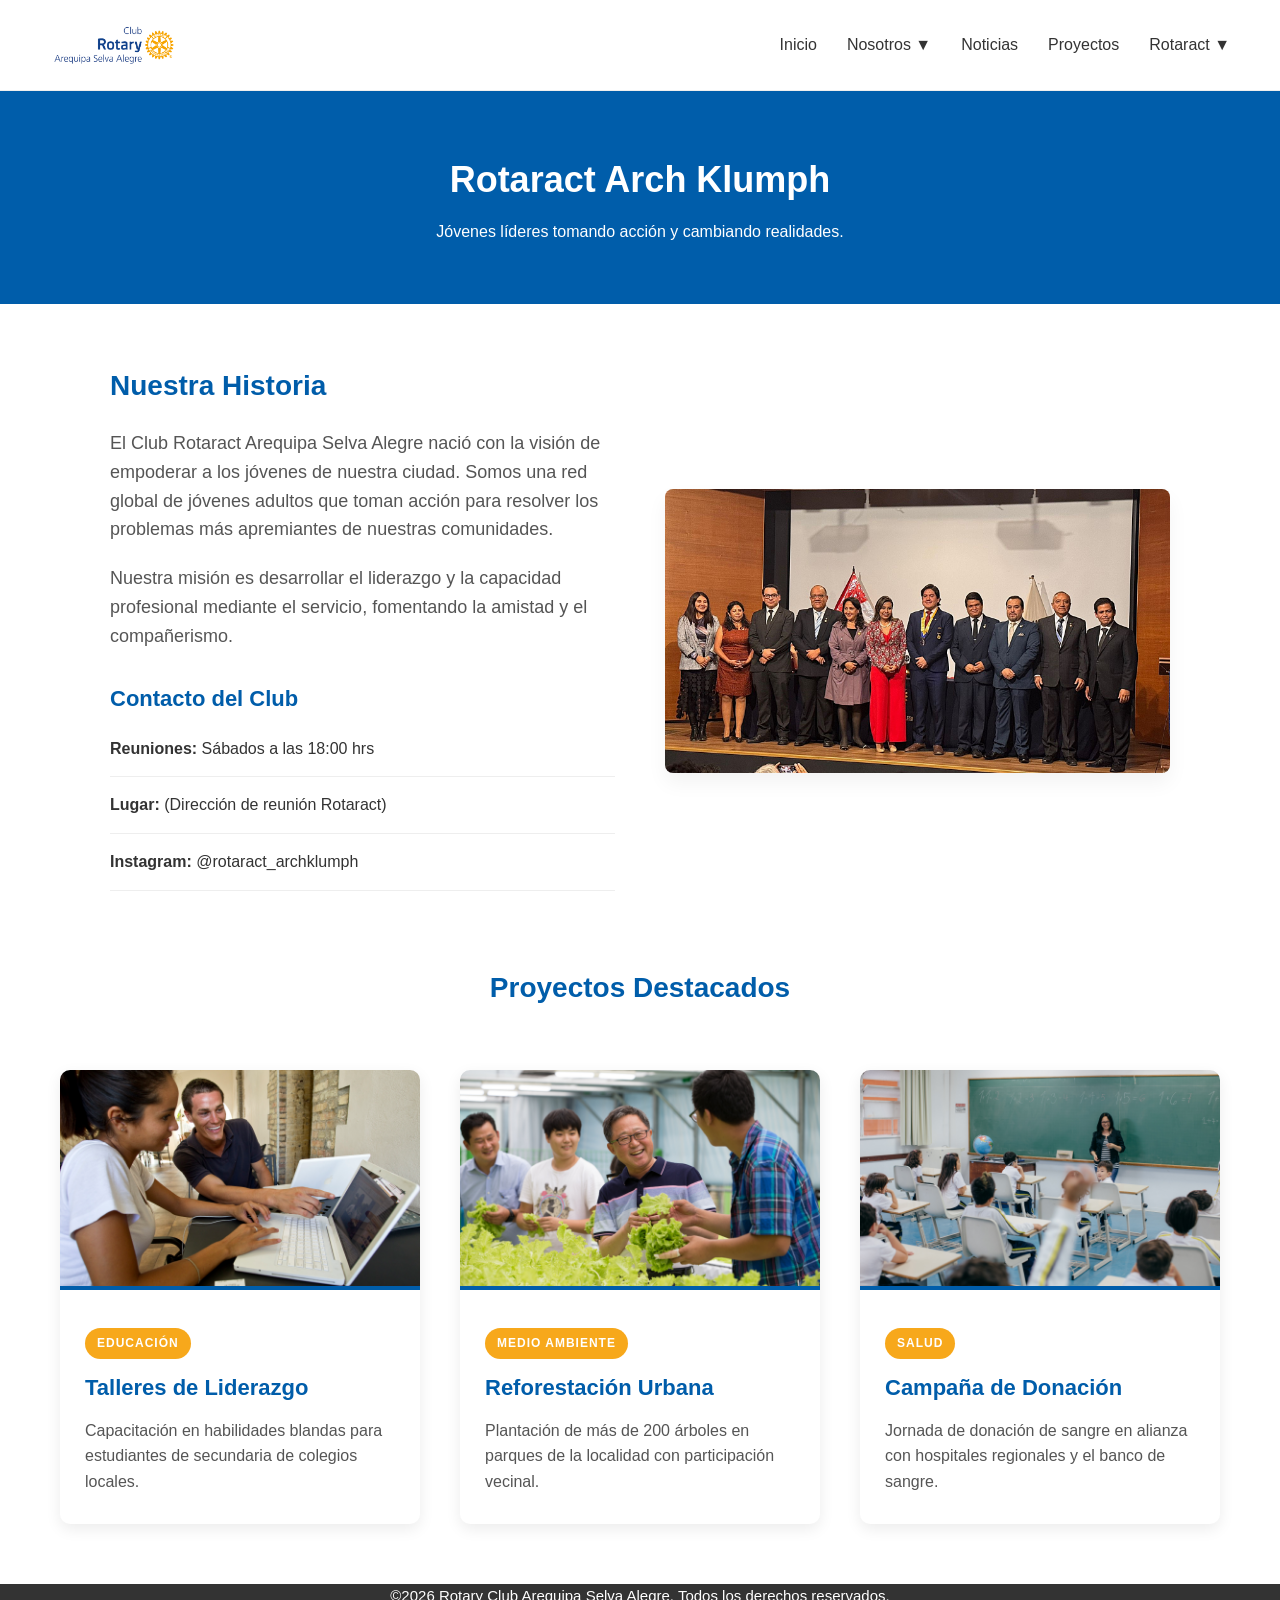
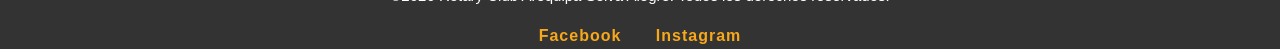
<file: rotaract-ak.html>
<!doctype html>
<html lang="es">
<head>
	<meta charset="utf-8">
	<meta name="viewport" content="width=device-width, initial-scale=1.0">
	<title>Rotaract Club Arch Klumph</title>
	<link rel="stylesheet" href="estilos.css">
	
	<!-- Google tag (gtag.js) -->
	<script async src="https://www.googletagmanager.com/gtag/js?id=G-0R0ZW0RGZF"></script>
	<script>
	  window.dataLayer = window.dataLayer || [];
	  function gtag(){dataLayer.push(arguments);}
	  gtag('js', new Date());

	  gtag('config', 'G-0R0ZW0RGZF');
	</script>
	
	<link rel="icon" href="rueda.png" type="image/png">
</head>
<body>
    <header>
        <div class="logo">
            <a href="index.html">
                <img src="logo.png" alt="Logo Rotary Club Arequipa Selva Alegre">
            </a>
        </div>
        
        <input type="checkbox" id="menu-toggle" class="menu-toggle">
        <label for="menu-toggle" class="menu-icono">&#9776;</label>

        <nav>
    <ul>
        <li><a href="index.html">Inicio</a></li>
        
        <li class="dropdown">
            <a href="#" class="dropbtn">Nosotros ▼</a>
            <div class="dropdown-content">
                <a href="nosotros.html">Nuestra Historia</a>
                <a href="hall-presidentes.html">Hall de Presidentes</a>
            </div>
        </li>
        <li><a href="noticias.html">Noticias</a></li>

        <li><a href="proyectos.html">Proyectos</a></li>
        
        <li class="dropdown">
            <a href="#" class="dropbtn">Rotaract ▼</a>
            <div class="dropdown-content">
                <a href="rotaract-sa.html">Rotaract Selva Alegre</a>
                <a href="rotaract-ak.html">Rotaract Arch Klumph</a>
            </div>
        </li>
    </ul>
</nav>
    </header>
	
	<main>
        <section class="encabezado-interno">
            <h2>Rotaract Arch Klumph</h2>
            <p>Jóvenes líderes tomando acción y cambiando realidades.</p>
        </section>

        <section class="contenido-texto">
            <div class="columna">
                <h3>Nuestra Historia</h3>
                <p>El Club Rotaract Arequipa Selva Alegre nació con la visión de empoderar a los jóvenes de nuestra ciudad. Somos una red global de jóvenes adultos que toman acción para resolver los problemas más apremiantes de nuestras comunidades.</p>
                <p>Nuestra misión es desarrollar el liderazgo y la capacidad profesional mediante el servicio, fomentando la amistad y el compañerismo.</p>
                
                <h3 style="margin-top: 30px; font-size: 22px;">Contacto del Club</h3>
                <ul class="lista-datos-inicio">
                    <li><strong>Reuniones:</strong> Sábados a las 18:00 hrs</li>
                    <li><strong>Lugar:</strong> (Dirección de reunión Rotaract)</li>
                    <li><strong>Instagram:</strong> @rotaract_archklumph</li>
                </ul>
            </div>
            <div class="columna">
                <img src="junta_directiva.jpeg" alt="Socios de Rotaract Selva Alegre">
            </div>
        </section>

        <div style="text-align: center; margin-top: 60px; margin-bottom: 10px;">
            <h3 style="color: #005DAA; font-size: 28px;">Proyectos Destacados</h3>
        </div>

        <section class="contenedor-proyectos">
            
            <article class="tarjeta-proyecto">
                <img src="20110217_HT_014.JPG" alt="Proyecto 1">
                <div class="info-proyecto">
                    <span class="etiqueta-area">Educación</span>
                    <h3>Talleres de Liderazgo</h3>
                    <p>Capacitación en habilidades blandas para estudiantes de secundaria de colegios locales.</p>
                </div>
            </article>

            <article class="tarjeta-proyecto">
                <img src="20140826_KR_056.jpg" alt="Proyecto 2">
                <div class="info-proyecto">
                    <span class="etiqueta-area">Medio Ambiente</span>
                    <h3>Reforestación Urbana</h3>
                    <p>Plantación de más de 200 árboles en parques de la localidad con participación vecinal.</p>
                </div>
            </article>

            <article class="tarjeta-proyecto">
                <img src="20161118_BR_397.jpg" alt="Proyecto 3">
                <div class="info-proyecto">
                    <span class="etiqueta-area">Salud</span>
                    <h3>Campaña de Donación</h3>
                    <p>Jornada de donación de sangre en alianza con hospitales regionales y el banco de sangre.</p>
                </div>
            </article>
        </section>
		
	</main>
	
	<footer>
			<div class="footer-contenido">
				<p>©2026 Rotary Club Arequipa Selva Alegre. Todos los derechos reservados.</p>
				<div class="redes-sociales">
					<a href="https://www.facebook.com/people/Rotary-Club-Arequipa-Selva-Alegre/100064563797551/" target="_blank">Facebook</a>
					<a href="https://www.instagram.com/rotary_arequipa_selva_alegre/" target="_blank">Instagram</a>
				</div>
			</div>
	</footer>
</body>
</html>
</file>
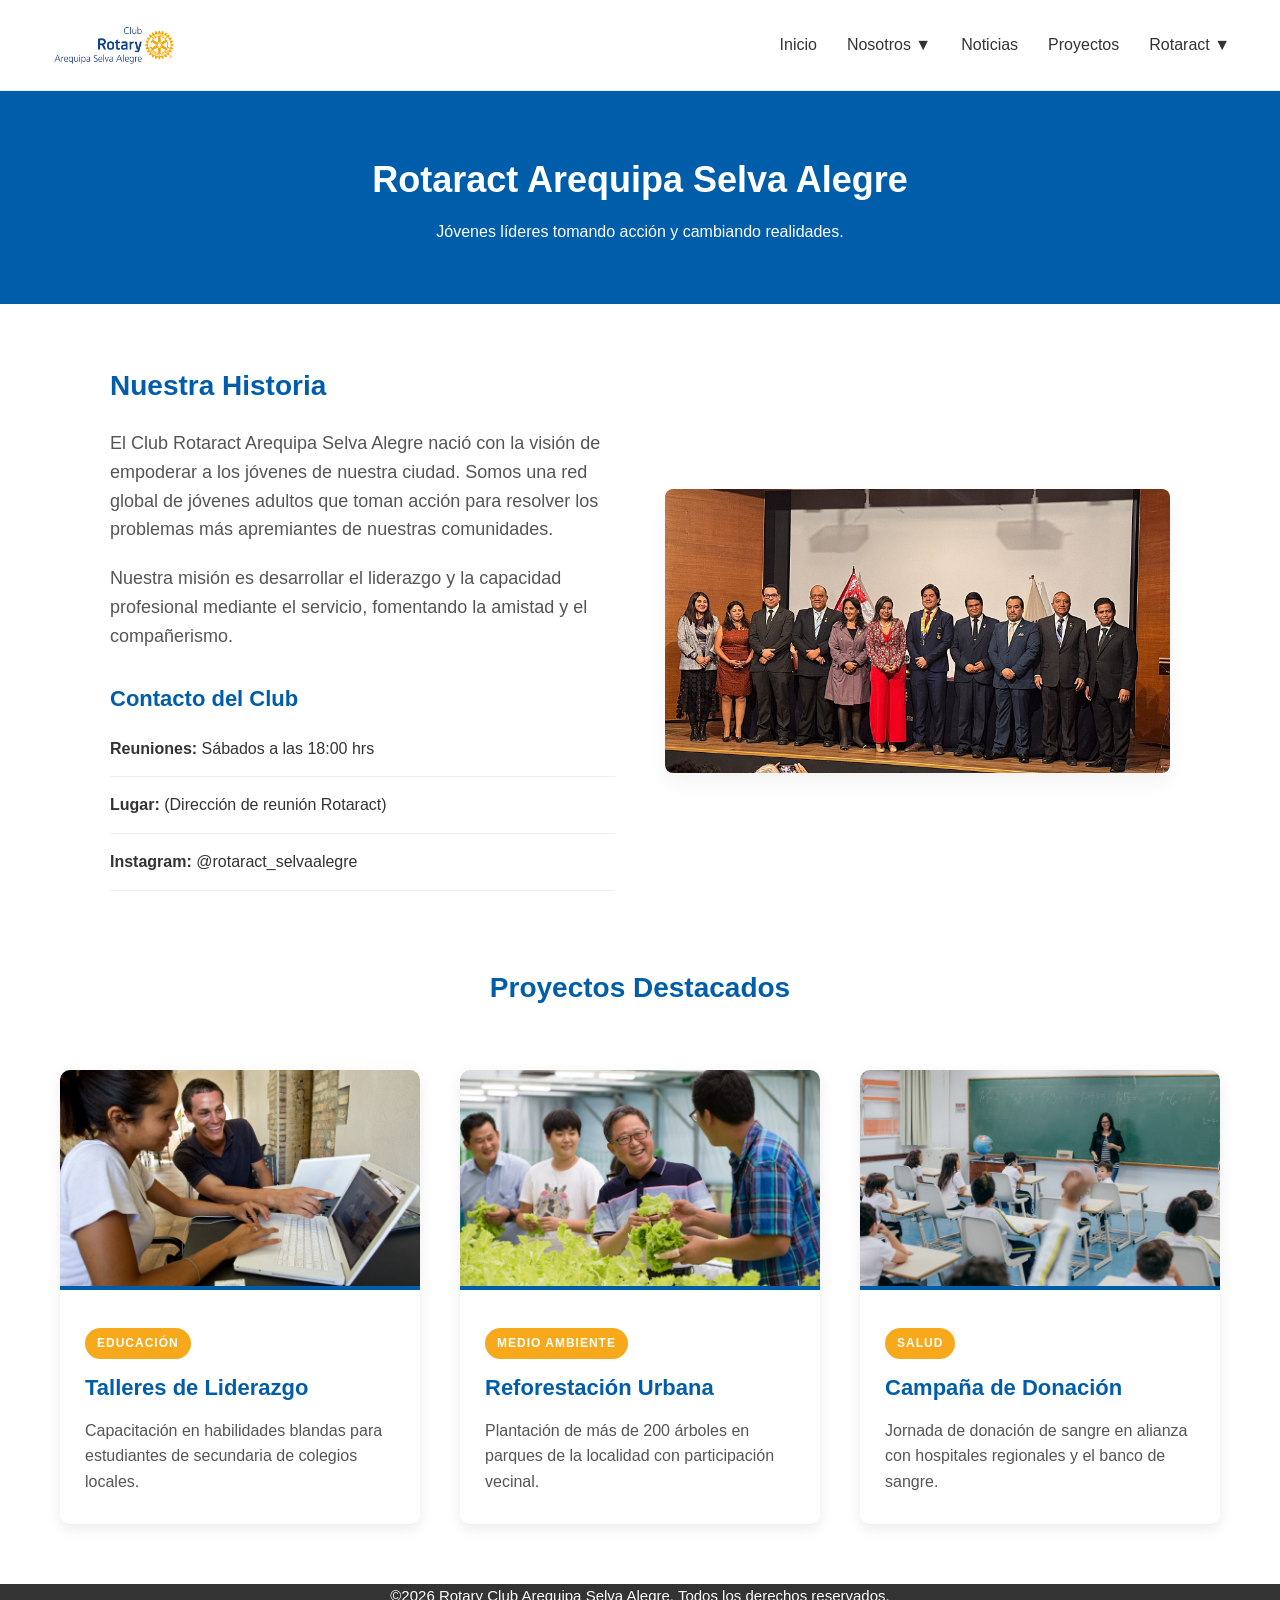
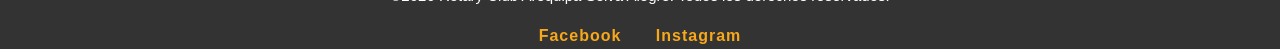
<file: rotaract-sa.html>
<!doctype html>
<html lang="es">
<head>
	<meta charset="utf-8">
	<meta name="viewport" content="width=device-width, initial-scale=1.0">
	<title>Rotaract Club Arequipa Selva Alegre</title>
	<link rel="stylesheet" href="estilos.css">
	
	<!-- Google tag (gtag.js) -->
	<script async src="https://www.googletagmanager.com/gtag/js?id=G-0R0ZW0RGZF"></script>
	<script>
	  window.dataLayer = window.dataLayer || [];
	  function gtag(){dataLayer.push(arguments);}
	  gtag('js', new Date());

	  gtag('config', 'G-0R0ZW0RGZF');
	</script>
	
	<link rel="icon" href="rueda.png" type="image/png">
</head>
<body>
    <header>
        <div class="logo">
            <a href="index.html">
                <img src="logo.png" alt="Logo Rotary Club Arequipa Selva Alegre">
            </a>
        </div>
        
        <input type="checkbox" id="menu-toggle" class="menu-toggle">
        <label for="menu-toggle" class="menu-icono">&#9776;</label>

        <nav>
    <ul>
        <li><a href="index.html">Inicio</a></li>
        
        <li class="dropdown">
            <a href="#" class="dropbtn">Nosotros ▼</a>
            <div class="dropdown-content">
                <a href="nosotros.html">Nuestra Historia</a>
                <a href="hall-presidentes.html">Hall de Presidentes</a>
            </div>
        </li>
        <li><a href="noticias.html">Noticias</a></li>

        <li><a href="proyectos.html">Proyectos</a></li>
        
        <li class="dropdown">
            <a href="#" class="dropbtn">Rotaract ▼</a>
            <div class="dropdown-content">
                <a href="rotaract-sa.html">Rotaract Selva Alegre</a>
                <a href="rotaract-ak.html">Rotaract Arch Klumph</a>
            </div>
        </li>
    </ul>
</nav>
    </header>
	
	<main>
        <section class="encabezado-interno">
            <h2>Rotaract Arequipa Selva Alegre</h2>
            <p>Jóvenes líderes tomando acción y cambiando realidades.</p>
        </section>

        <section class="contenido-texto">
            <div class="columna">
                <h3>Nuestra Historia</h3>
                <p>El Club Rotaract Arequipa Selva Alegre nació con la visión de empoderar a los jóvenes de nuestra ciudad. Somos una red global de jóvenes adultos que toman acción para resolver los problemas más apremiantes de nuestras comunidades.</p>
                <p>Nuestra misión es desarrollar el liderazgo y la capacidad profesional mediante el servicio, fomentando la amistad y el compañerismo.</p>
                
                <h3 style="margin-top: 30px; font-size: 22px;">Contacto del Club</h3>
                <ul class="lista-datos-inicio">
                    <li><strong>Reuniones:</strong> Sábados a las 18:00 hrs</li>
                    <li><strong>Lugar:</strong> (Dirección de reunión Rotaract)</li>
                    <li><strong>Instagram:</strong> @rotaract_selvaalegre</li>
                </ul>
            </div>
            <div class="columna">
                <img src="junta_directiva.jpeg" alt="Socios de Rotaract Selva Alegre">
            </div>
        </section>

        <div style="text-align: center; margin-top: 60px; margin-bottom: 10px;">
            <h3 style="color: #005DAA; font-size: 28px;">Proyectos Destacados</h3>
        </div>

        <section class="contenedor-proyectos">
            
            <article class="tarjeta-proyecto">
                <img src="20110217_HT_014.JPG" alt="Proyecto 1">
                <div class="info-proyecto">
                    <span class="etiqueta-area">Educación</span>
                    <h3>Talleres de Liderazgo</h3>
                    <p>Capacitación en habilidades blandas para estudiantes de secundaria de colegios locales.</p>
                </div>
            </article>

            <article class="tarjeta-proyecto">
                <img src="20140826_KR_056.jpg" alt="Proyecto 2">
                <div class="info-proyecto">
                    <span class="etiqueta-area">Medio Ambiente</span>
                    <h3>Reforestación Urbana</h3>
                    <p>Plantación de más de 200 árboles en parques de la localidad con participación vecinal.</p>
                </div>
            </article>

            <article class="tarjeta-proyecto">
                <img src="20161118_BR_397.jpg" alt="Proyecto 3">
                <div class="info-proyecto">
                    <span class="etiqueta-area">Salud</span>
                    <h3>Campaña de Donación</h3>
                    <p>Jornada de donación de sangre en alianza con hospitales regionales y el banco de sangre.</p>
                </div>
            </article>
        </section>
		
	</main>
	
	<footer>
			<div class="footer-contenido">
				<p>©2026 Rotary Club Arequipa Selva Alegre. Todos los derechos reservados.</p>
				<div class="redes-sociales">
					<a href="https://www.facebook.com/people/Rotary-Club-Arequipa-Selva-Alegre/100064563797551/" target="_blank">Facebook</a>
					<a href="https://www.instagram.com/rotary_arequipa_selva_alegre/" target="_blank">Instagram</a>
				</div>
			</div>
	</footer>
</body>
</html>
</file>
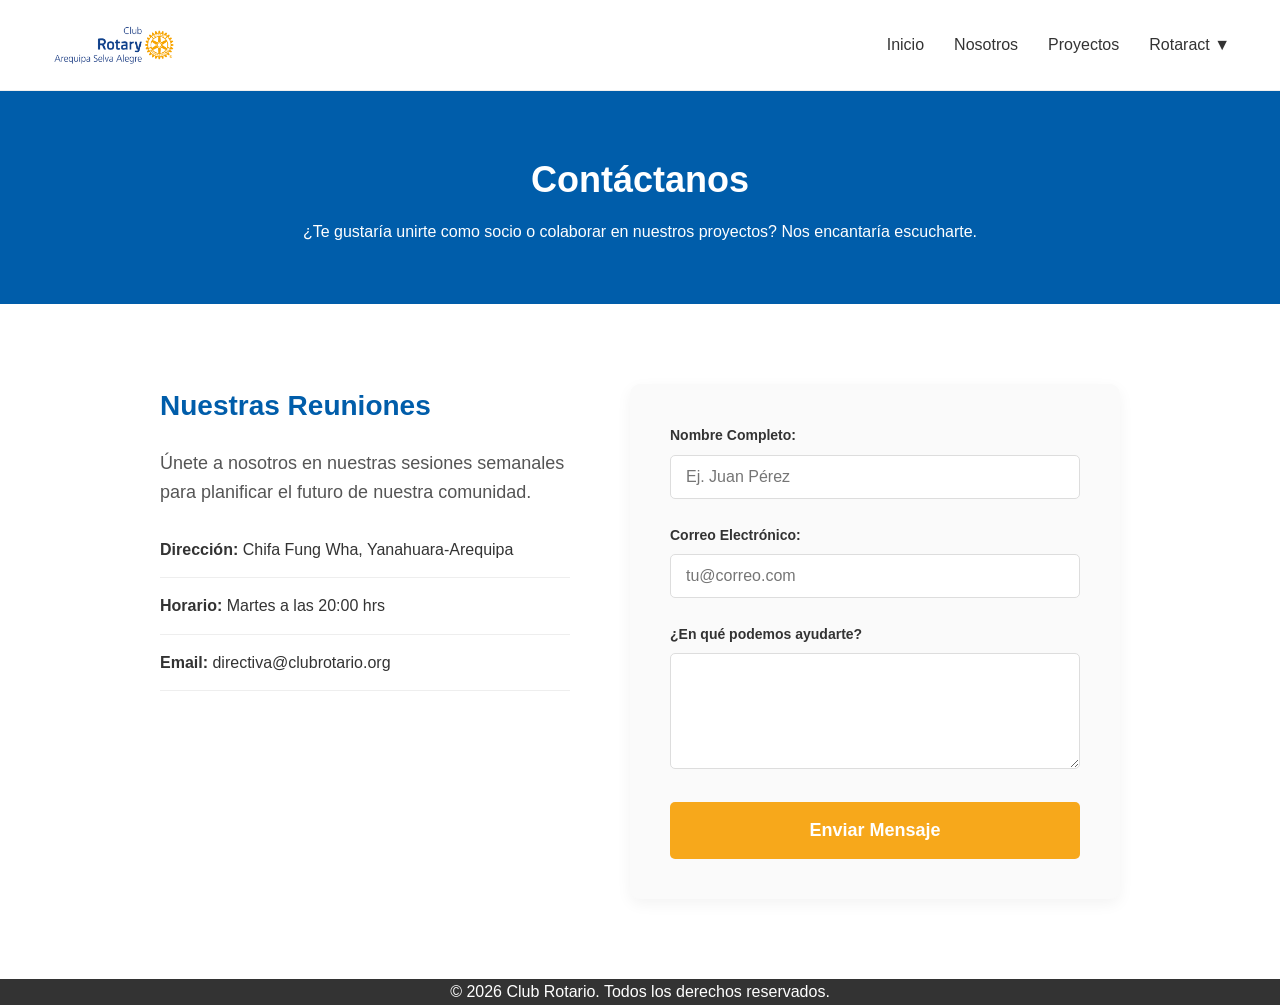
<file: rotaract.html>
<!DOCTYPE html>
<html lang="es">
<!DOCTYPE html>
<html lang="es">
<head>
    <meta charset="UTF-8">
    <meta name="viewport" content="width=device-width, initial-scale=1.0">
    <title>Club Rotario - Contacto</title>
    <link rel="stylesheet" href="estilos.css">
</head>
<body>

    <header>
        <div class="logo">
            <a href="index.html">
                <img src="logo.png" alt="Logo Rotary Club Arequipa Selva Alegre">
            </a>
        </div>
        
        <input type="checkbox" id="menu-toggle" class="menu-toggle">
        <label for="menu-toggle" class="menu-icono">&#9776;</label>

        <nav>
            <ul>
                <li><a href="index.html">Inicio</a></li>
                <li><a href="nosotros.html">Nosotros</a></li>
                <li><a href="proyectos.html">Proyectos</a></li>
                
                <li class="dropdown">
                    <a href="#" class="dropbtn">Rotaract ▼</a>
                    <div class="dropdown-content">
                        <a href="rotaract-sa.html">Rotaract Selva Alegre</a>
                        <a href="rotaract-ak.html">Rotaract Arch Klumph</a>
                    </div>
                </li>
                
            </ul>
        </nav>
    </header>

    <main>
        <section class="encabezado-interno">
            <h2>Contáctanos</h2>
            <p>¿Te gustaría unirte como socio o colaborar en nuestros proyectos? Nos encantaría escucharte.</p>
        </section>

        <section class="contenedor-contacto">
            
            <div class="info-contacto">
                <h3>Nuestras Reuniones</h3>
                <p>Únete a nosotros en nuestras sesiones semanales para planificar el futuro de nuestra comunidad.</p>
                
                <ul class="lista-datos">
                    <li><strong>Dirección:</strong> Chifa Fung Wha, Yanahuara-Arequipa</li>
                    <li><strong>Horario:</strong> Martes a las 20:00 hrs</li>
                    <li><strong>Email:</strong> directiva@clubrotario.org</li>
                </ul>
            </div>

            <div class="formulario-contacto">
                <form id="formulario-contacto">
                    
                    <div class="grupo-campo">
                        <label for="nombre">Nombre Completo:</label>
                        <input type="text" id="nombre" name="nombre" required placeholder="Ej. Juan Pérez">
                    </div>

                    <div class="grupo-campo">
                        <label for="email">Correo Electrónico:</label>
                        <input type="email" id="email" name="email" required placeholder="tu@correo.com">
                    </div>

                    <div class="grupo-campo">
                        <label for="mensaje">¿En qué podemos ayudarte?</label>
                        <textarea id="mensaje" name="mensaje" rows="5" required></textarea>
                    </div>

                    <button type="submit" class="boton-primario">Enviar Mensaje</button>
                </form>
            </div>

        </section>
    </main>

    <footer>
        <p>&copy; 2026 Club Rotario. Todos los derechos reservados.</p>
    </footer>

    <script>
        const $form = document.querySelector('#formulario-contacto');

        $form.addEventListener('submit', async (event) => {
            event.preventDefault();

            const formData = new FormData($form);
            const data = {
                nombre: formData.get('nombre'),
                email: formData.get('email'),
                mensaje: formData.get('mensaje')
            };

            try {
                // Usando tu API de Sheet.best
                const response = await fetch('https://api.sheetbest.com/sheets/3696bda5-b556-4bf8-bfd4-a46f1d072a6f', {
                    method: 'POST',
                    headers: {
                        'Content-Type': 'application/json'
                    },
                    body: JSON.stringify(data)
                });

                if (response.ok) {
                    alert('¡Excelente! Los datos se han enviado al Club y se han registrado en Google Sheets.');
                    $form.reset();
                } else {
                    alert('Error al enviar. Por favor, revisa la configuración de tu hoja de cálculo.');
                }
            } catch (error) {
                alert('No se pudo conectar con el servidor. Inténtalo más tarde.');
            }
        });
    </script>

</body>
</html>
</file>
<file: estilos.css>
/* =========================================
   1. GLOBALES Y COMPONENTES BASE
   ========================================= */
* {
    margin: 0;
    padding: 0;
    box-sizing: border-box;
}

body {
    font-family: 'Helvetica Neue', Arial, sans-serif;
    color: #333333;
    background-color: #FFFFFF;
    line-height: 1.6;
}

/* MEJORA: Animación de aparición suave */
@keyframes aparecerSuave {
    from {
        opacity: 0;
        transform: translateY(25px); /* Empieza un poquito más abajo */
    }
    to {
        opacity: 1;
        transform: translateY(0); /* Sube a su posición normal */
    }
}

/* Le aplicamos la magia a todo el contenido principal de la página */
main {
    animation: aparecerSuave 0.8s ease-out forwards;
}

/* Botón principal reutilizable en cualquier página */
.boton-primario {
    display: inline-block;
    background-color: #F7A81B; 
    color: #FFFFFF;
    text-decoration: none;
    padding: 15px 30px;
    font-size: 18px;
    font-weight: bold;
    border-radius: 5px;
    transition: background-color 0.3s;
}

.boton-primario:hover {
    background-color: #d98f14;
}

/* =========================================
   2. ENCABEZADO Y NAVEGACIÓN (Diseño PC)
   ========================================= */
header {
    background-color: #FFFFFF;
    padding: 20px 50px;
    display: flex;
    justify-content: space-between;
    align-items: center;
    border-bottom: 1px solid #EEEEEE;
}

.logo img {
    max-height: 50px;
    width: auto;
    display: block;
    transition: transform 0.3s ease;
}

.logo img:hover {
    transform: scale(1.05);
}

/* Menú principal */
nav ul {
    list-style: none;
    display: flex;
    gap: 30px;
}

nav ul li a {
    text-decoration: none;
    color: #333333;
    font-size: 16px;
    font-weight: 500;
    transition: color 0.3s;
}

nav ul li a:hover {
    color: #005DAA;
}

/* Menú Desplegable */
.dropdown {
    position: relative;
    display: inline-block;
}

.dropbtn {
    cursor: pointer;
}

/* Estilo base para todos los desplegables */
.dropdown-content {
    display: none;
    position: absolute;
    background-color: #FFFFFF;
    min-width: 220px;
    box-shadow: 0px 8px 20px rgba(0,0,0,0.1);
    border-radius: 8px;
    z-index: 10;
    top: 100%;
    overflow: hidden;
}

/* El primero (Nosotros) se alinea a la izquierda de su botón */
.dropdown:nth-of-type(1) .dropdown-content {
    left: 0;
    right: auto;
}

/* El último (Rotaract) se alinea a la derecha de su botón para no salirse de la pantalla */
.dropdown:last-of-type .dropdown-content {
    right: 0;
    left: auto;
}

.dropdown-content a {
    color: #333333;
    padding: 15px 20px;
    text-decoration: none;
    display: block;
    border-bottom: 1px solid #EEEEEE;
    font-size: 15px;
}

.dropdown-content a:hover {
    background-color: #F9F9F9;
    color: #005DAA;
}

.dropdown:hover .dropdown-content {
    display: block;
}

/* Ocultar elementos del menú hamburguesa en PC */
.menu-toggle {
    display: none !important; 
}

.menu-icono {
    display: none;
    font-size: 28px;
    cursor: pointer;
    color: #005DAA;
}

/* =========================================
   3. SECCIONES: PÁGINA DE INICIO
   ========================================= */
.hero {
    background-image: linear-gradient(rgba(0,0,0,0.4), rgba(0,0,0,0.4)), url('20110217_HT_014.JPG'); 
    background-size: cover;
    background-position: auto;
    background-repeat: no-repeat;
    background-attachment: scroll;
    color: #FFFFFF;
    text-align: center;
    padding: 120px 20px;
}

.hero h2 {
    font-size: 42px;
    margin-bottom: 20px;
}

.hero p {
    font-size: 20px;
    margin-bottom: 40px;
    max-width: 600px;
    margin-left: auto;
    margin-right: auto;
}

.resumen-labor {
    text-align: center;
    padding: 80px 20px;
    background-color: #FAFAFA;
}

.resumen-labor h3 {
    color: #005DAA;
    font-size: 28px;
    margin-bottom: 20px;
}

.resumen-labor p {
    max-width: 800px;
    margin: 0 auto;
    font-size: 18px;
}

.reuniones-inicio {
    padding: 20px 20px;
    background-color: #FFFFFF;
}

.contenedor-reuniones {
    display: flex;
    gap: 50px;
    max-width: 1100px;
    margin: 0 auto;
    align-items: center;
}

.datos-reunion, .mapa-reunion {
    flex: 1;
}

.datos-reunion h3 {
    color: #005DAA;
    font-size: 28px;
    margin-bottom: 15px;
}

.datos-reunion p {
    font-size: 18px;
    color: #555555;
    margin-bottom: 25px;
}

.lista-datos-inicio {
    list-style: none;
}

.lista-datos-inicio li {
    font-size: 16px;
    color: #333333;
    margin-bottom: 15px;
    padding-bottom: 15px;
    border-bottom: 1px solid #EEEEEE;
}

.mapa-reunion iframe {
    border-radius: 12px;
    box-shadow: 0 8px 20px rgba(0,0,0,0.1);
    display: block;
}

/* ESTILOS DE LA NUEVA SECCIÓN DIVIDIDA Y NOTICIAS */
.seccion-dividida {
    display: flex;
    gap: 40px;
    max-width: 1200px;
    margin: 60px auto;
    padding: 0 20px;
    align-items: flex-start;
}

.columna-izq {
    flex: 0 0 35%;
}

.bloque-info {
    background-color: #FAFAFA;
    padding: 30px;
    border-radius: 10px;
    margin-bottom: 30px;
    box-shadow: 0 4px 15px rgba(0,0,0,0.03);
}

.bloque-info h3 {
    color: #005DAA;
    font-size: 22px;
    margin-bottom: 15px;
    border-bottom: 2px solid #F7A81B;
    padding-bottom: 10px;
    display: inline-block;
}

.bloque-info p { color: #555555; margin-bottom: 15px;}
.mapa-pequeno iframe { border-radius: 8px; margin-top: 10px; display: block;}

.columna-der {
    flex: 1;
}

.encabezado-noticias {
    display: flex;
    justify-content: space-between;
    align-items: center;
    margin-bottom: 25px;
    border-bottom: 1px solid #EEEEEE;
    padding-bottom: 15px;
}

.encabezado-noticias h3 {
    color: #005DAA;
    font-size: 28px;
}

.enlace-ver-mas {
    color: #F7A81B;
    font-weight: bold;
    text-decoration: none;
    font-size: 14px;
    transition: color 0.3s;
}
.enlace-ver-mas:hover { color: #d98f14; }

.tarjeta-noticia-horizontal {
    display: flex;
    background: #FFFFFF;
    border-radius: 8px;
    overflow: hidden;
    margin-bottom: 20px;
    border: 1px solid #EEEEEE;
    transition: transform 0.3s, box-shadow 0.3s;
}

.tarjeta-noticia-horizontal:hover {
    transform: translateX(5px);
    box-shadow: 0 8px 20px rgba(0,0,0,0.08);
    border-left: 4px solid #005DAA;
}

.tarjeta-noticia-horizontal img {
    width: 220px;
    object-fit: cover;
}

.info-noticia {
    padding: 25px;
    display: flex;
    flex-direction: column;
    justify-content: center;
}

.fecha-noticia {
    color: #999999;
    font-size: 13px;
    font-weight: bold;
    text-transform: uppercase;
    margin-bottom: 8px;
}

.info-noticia h4 { margin-bottom: 10px; }

.info-noticia h4 a {
    color: #333333;
    text-decoration: none;
    font-size: 20px;
    transition: color 0.3s;
}

.info-noticia h4 a:hover { color: #005DAA; }
.info-noticia p { color: #666666; font-size: 15px; }

/* Estilos para el bloque de Reconocimiento */
.bloque-reconocimiento {
    border: 1px solid #F7A81B; /* Un borde dorado sutil */
    background-color: #FFF9F0; /* Un fondo crema muy suave */
}

.foto-reconocimiento {
    margin: 15px 0;
    text-align: center;
}

.foto-reconocimiento img {
    width: 100%;
    max-width: 250px; /* Evita que la foto sea gigante */
    border-radius: 5px;
    box-shadow: 0 4px 10px rgba(0,0,0,0.1);
    border: 2px solid #FFFFFF;
}

.nota-reconocimiento {
    font-size: 14px;
    font-style: italic;
    color: #777777;
    margin-top: 10px;
}

/* =========================================
   4. SECCIONES: NOSOTROS Y ROTARACT
   ========================================= */
.encabezado-interno {
    background-color: #005DAA;
    color: #FFFFFF;
    text-align: center;
    padding: 60px 20px;
}

.encabezado-interno h2 {
    font-size: 36px;
    margin-bottom: 10px;
}

.contenido-texto {
    display: flex;
    gap: 50px;
    max-width: 1100px;
    margin: 60px auto;
    padding: 0 20px;
    align-items: center;
}

.columna {
    flex: 1;
}

.columna h3 {
    color: #005DAA;
    font-size: 28px;
    margin-bottom: 20px;
}

.columna p {
    font-size: 18px;
    margin-bottom: 20px;
    color: #555555;
}

.columna img {
    width: 100%;
    height: auto;
    border-radius: 8px;
    box-shadow: 0 10px 20px rgba(0,0,0,0.05);
}

/* =========================================
   5. SECCIONES: PROYECTOS (Cuadrícula)
   ========================================= */
.contenedor-proyectos {
    display: grid;
    grid-template-columns: repeat(auto-fit, minmax(300px, 1fr)); 
    gap: 40px;
    max-width: 1200px;
    margin: 60px auto;
    padding: 0 20px;
}

.tarjeta-proyecto {
    background-color: #FFFFFF;
    border-radius: 10px;
    overflow: hidden;
    box-shadow: 0 5px 15px rgba(0,0,0,0.08);
    transition: transform 0.3s ease, box-shadow 0.3s ease;
}

.tarjeta-proyecto:hover {
    transform: translateY(-10px);
    box-shadow: 0 15px 30px rgba(0,0,0,0.15);
}

.tarjeta-proyecto img {
    width: 100%;
    height: 220px;
    object-fit: cover;
    border-bottom: 4px solid #005DAA;
}

.info-proyecto {
    padding: 30px 25px;
}

.etiqueta-area {
    display: inline-block;
    background-color: #F7A81B;
    color: #FFFFFF;
    font-size: 12px;
    font-weight: bold;
    padding: 6px 12px;
    border-radius: 20px;
    text-transform: uppercase;
    letter-spacing: 1px;
    margin-bottom: 15px;
}

.info-proyecto h3 {
    color: #005DAA;
    font-size: 22px;
    margin-bottom: 15px;
    line-height: 1.3;
}

.info-proyecto p {
    color: #555555;
    font-size: 16px;
}

/* =========================================
   6. SECCIONES: CONTACTO (Histórico)
   ========================================= */
.contenedor-contacto {
    display: flex;
    gap: 60px;
    max-width: 1000px;
    margin: 80px auto;
    padding: 0 20px;
}

.info-contacto, .formulario-contacto {
    flex: 1;
}

.info-contacto h3 {
    color: #005DAA;
    font-size: 28px;
    margin-bottom: 20px;
}

.info-contacto p {
    font-size: 18px;
    color: #555555;
    margin-bottom: 30px;
}

.lista-datos {
    list-style: none;
}

.lista-datos li {
    font-size: 16px;
    color: #333333;
    margin-bottom: 15px;
    padding-bottom: 15px;
    border-bottom: 1px solid #EEEEEE;
}

.formulario-contacto {
    background-color: #FAFAFA;
    padding: 40px;
    border-radius: 10px;
    box-shadow: 0 5px 15px rgba(0,0,0,0.05);
}

.grupo-campo {
    margin-bottom: 25px;
}

.grupo-campo label {
    display: block;
    font-size: 14px;
    font-weight: bold;
    color: #333333;
    margin-bottom: 8px;
}

.grupo-campo input, 
.grupo-campo textarea {
    width: 100%;
    padding: 12px 15px;
    border: 1px solid #DDDDDD;
    border-radius: 5px;
    font-family: 'Helvetica Neue', Arial, sans-serif;
    font-size: 16px;
    color: #333333;
    transition: border-color 0.3s ease;
}

.grupo-campo input:focus, 
.grupo-campo textarea:focus {
    outline: none;
    border-color: #005DAA;
}

.formulario-contacto button {
    width: 100%;
    cursor: pointer;
    border: none;
    padding: 18px;
}

/* =========================================
   7. PIE DE PÁGINA (CON REDES SOCIALES)
   ========================================= */
footer {
    background-color: #333333;
    color: #FFFFFF;
    padding: auto 20px;
    text-align: center;
}

.footer-contenido {
    max-width: 800px;
    margin: 0 auto;
}

.footer-contenido p {
    font-size: 15px;
}

.redes-sociales {
    margin-top: 15px;
}

.redes-sociales a {
    display: inline-block;
    color: #F7A81B; /* Oro Rotary */
    text-decoration: none;
    margin: 0 15px;
    font-weight: bold;
    font-size: 16px;
    letter-spacing: 1px;
    transition: color 0.3s, transform 0.3s;
}

.redes-sociales a:hover {
    color: #FFFFFF; /* Se vuelve blanco al pasar el mouse */
    transform: translateY(-3px); /* Da un pequeño saltito */
}

/* =========================================
   EFECTO LIGHTBOX (Imágenes grandes al hacer clic)
   ========================================= */

/* Hace que el cursor cambie a una "manito" para que la gente sepa que se puede tocar */
.img-clic {
    cursor: pointer;
    transition: opacity 0.3s;
}

.img-clic:hover {
    opacity: 0.8; /* Se aclara un poquito al pasar el mouse */
}

/* El fondo oscuro que cubre toda la pantalla */
.modal {
    display: none; /* Oculto por defecto, el JavaScript lo mostrará */
    position: fixed;
    z-index: 1000; /* Asegura que esté por encima del menú y todo lo demás */
    padding-top: 60px;
    left: 0;
    top: 0;
    width: 100%;
    height: 100%;
    background-color: rgba(0,0,0,0.85); /* Negro casi transparente */
}

/* La imagen ampliada en el centro */
.modal-contenido {
    margin: auto;
    display: block;
    max-width: 90%;
    max-height: 85vh; /* Evita que la foto sea más alta que tu pantalla */
    border-radius: 8px;
    box-shadow: 0 5px 25px rgba(0,0,0,0.5);
    animation: zoom 0.3s; /* Efecto suave de aparición */
}

/* Animación para que la foto "salte" hacia ti */
@keyframes zoom {
    from {transform: scale(0.1)} 
    to {transform: scale(1)}
}

/* El botón de la "X" para cerrar */
.cerrar-modal {
    position: absolute;
    top: 20px;
    right: 35px;
    color: #FFFFFF;
    font-size: 45px;
    font-weight: bold;
    cursor: pointer;
    transition: color 0.3s;
}

.cerrar-modal:hover {
    color: #F7A81B; /* Oro Rotary al pasar el mouse */
}

/* =========================================
   8. CARRUSEL DESLIZABLE (Scroll Snap)
   ========================================= */
.carrusel-contenedor {
    margin: 20px 0;
}

.carrusel-deslizable {
    display: flex;
    overflow-x: auto;
    gap: 15px;
    padding-bottom: 15px; /* Da espacio para la barrita de abajo */
    
    /* Esta es la magia que hace que las fotos se "peguen" al deslizar */
    scroll-snap-type: x mandatory;
    scroll-behavior: smooth;
    
    /* Estilo de la barrita en navegadores modernos */
    scrollbar-width: thin;
    scrollbar-color: #005DAA #EEEEEE;
}

/* Diseño de la barra deslizante para Chrome/Edge/Safari */
.carrusel-deslizable::-webkit-scrollbar {
    height: 8px;
}
.carrusel-deslizable::-webkit-scrollbar-track {
    background: #EEEEEE;
    border-radius: 4px;
}
.carrusel-deslizable::-webkit-scrollbar-thumb {
    background: #005DAA;
    border-radius: 4px;
}

.carrusel-deslizable img {
    /* Cada foto ocupa el 80% del ancho, para que la siguiente asome un poquito e invite a deslizar */
    flex: 0 0 75%; 
    max-width: 350px;
    aspect-ratio: 1/1;
    object-fit: cover;
    border-radius: 8px;
    scroll-snap-align: center; /* Centra la foto perfectamente al soltarla */
    box-shadow: 0 4px 10px rgba(0,0,0,0.1);
}

/* =========================================
   9. DISEÑO RESPONSIVO (SIEMPRE AL FINAL)
   ========================================= */

/* A. Ajustes para Tablets (Max 900px) */
@media (max-width: 900px) {
    .contenido-texto {
        flex-direction: column;
        gap: 30px;
    }

    /* ¡NUEVO! Ajuste de la sección dividida y noticias para tablets y móviles */
    .seccion-dividida {
        flex-direction: column;
    }
    .columna-izq, .columna-der {
        flex: 1;
        width: 100%;
    }
    .tarjeta-noticia-horizontal {
        flex-direction: column;
    }
    .tarjeta-noticia-horizontal img {
        width: 100%;
        height: 250px;
    }
}

/* B. Ajustes para Celulares (Max 600px) */
@media (max-width: 600px) {
    
    /* Encabezado y Menú Hamburguesa */
    header {
        flex-wrap: wrap;
        padding: 15px 20px;
    }

    .menu-icono {
        display: block; 
    }

    nav {
        display: none !important; 
        width: 100%; 
        margin-top: 15px;
    }

    .menu-toggle:checked ~ nav {
        display: block !important; 
    }

    nav ul {
        flex-direction: column; 
        gap: 0;
    }

    nav ul li a {
        display: block;
        padding: 15px;
        background-color: #F9F9F9;
        border-bottom: 1px solid #EEEEEE;
        text-align: center;
    }

    /* Submenú Desplegable en Móvil */
    .dropdown-content {
        position: relative; 
        box-shadow: none;
        background-color: #F1F1F1; 
        width: 100%;
    }
    .dropdown:hover .dropdown-content {
        display: block; 
    }

    /* Ajustes generales de texto y espacios */
    .hero { padding: 60px 20px; }
    .hero h2 { font-size: 30px; }
    .hero p { font-size: 16px; }
    
    .encabezado-interno { padding: 40px 20px; }
    .encabezado-interno h2 { font-size: 26px; }
    
    .contenedor-contacto { flex-direction: column; gap: 40px; margin: 40px auto; }
    .formulario-contacto { padding: 20px; }
    
    .contenedor-reuniones {
        flex-direction: column; 
        gap: 40px;
    }
    
    /* Ajustes del Lightbox para celular */
    .cerrar-modal {
        top: 10px;
        right: 20px;
        font-size: 35px;
    }
}
</file>
